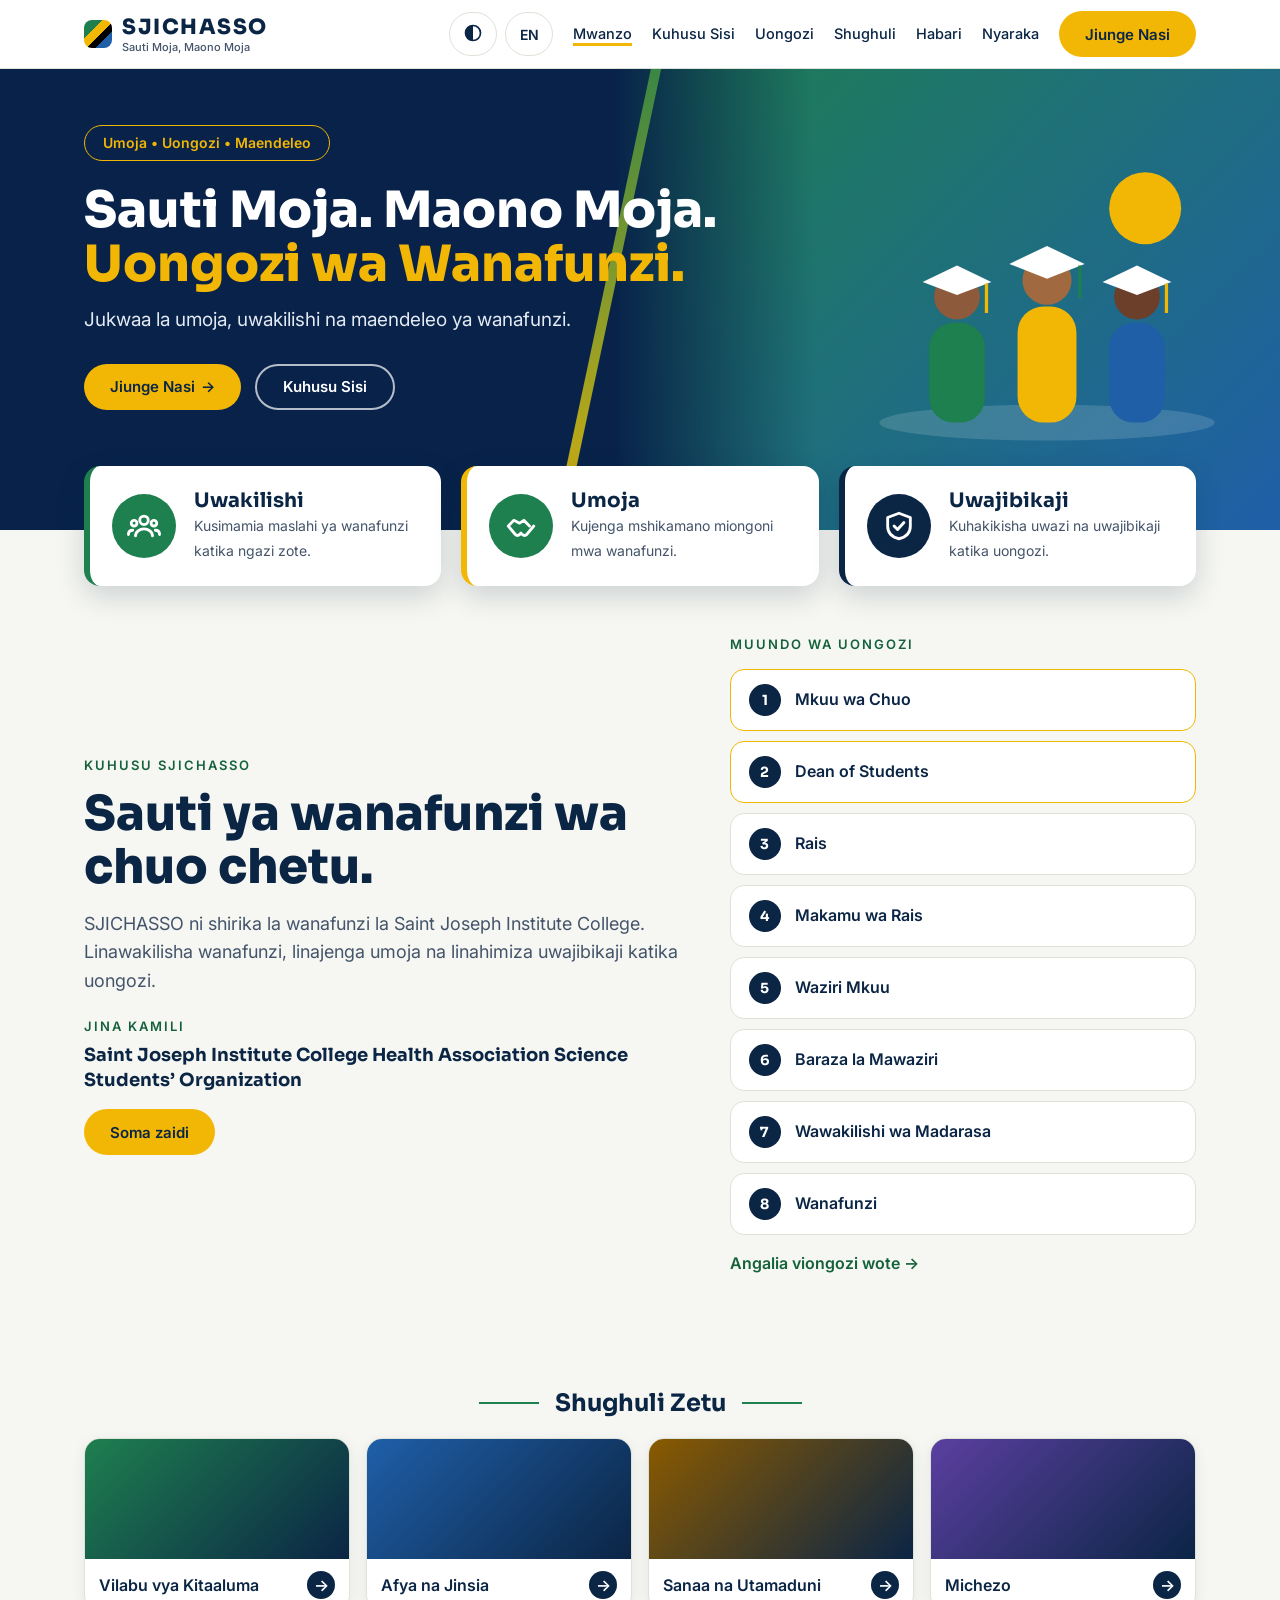
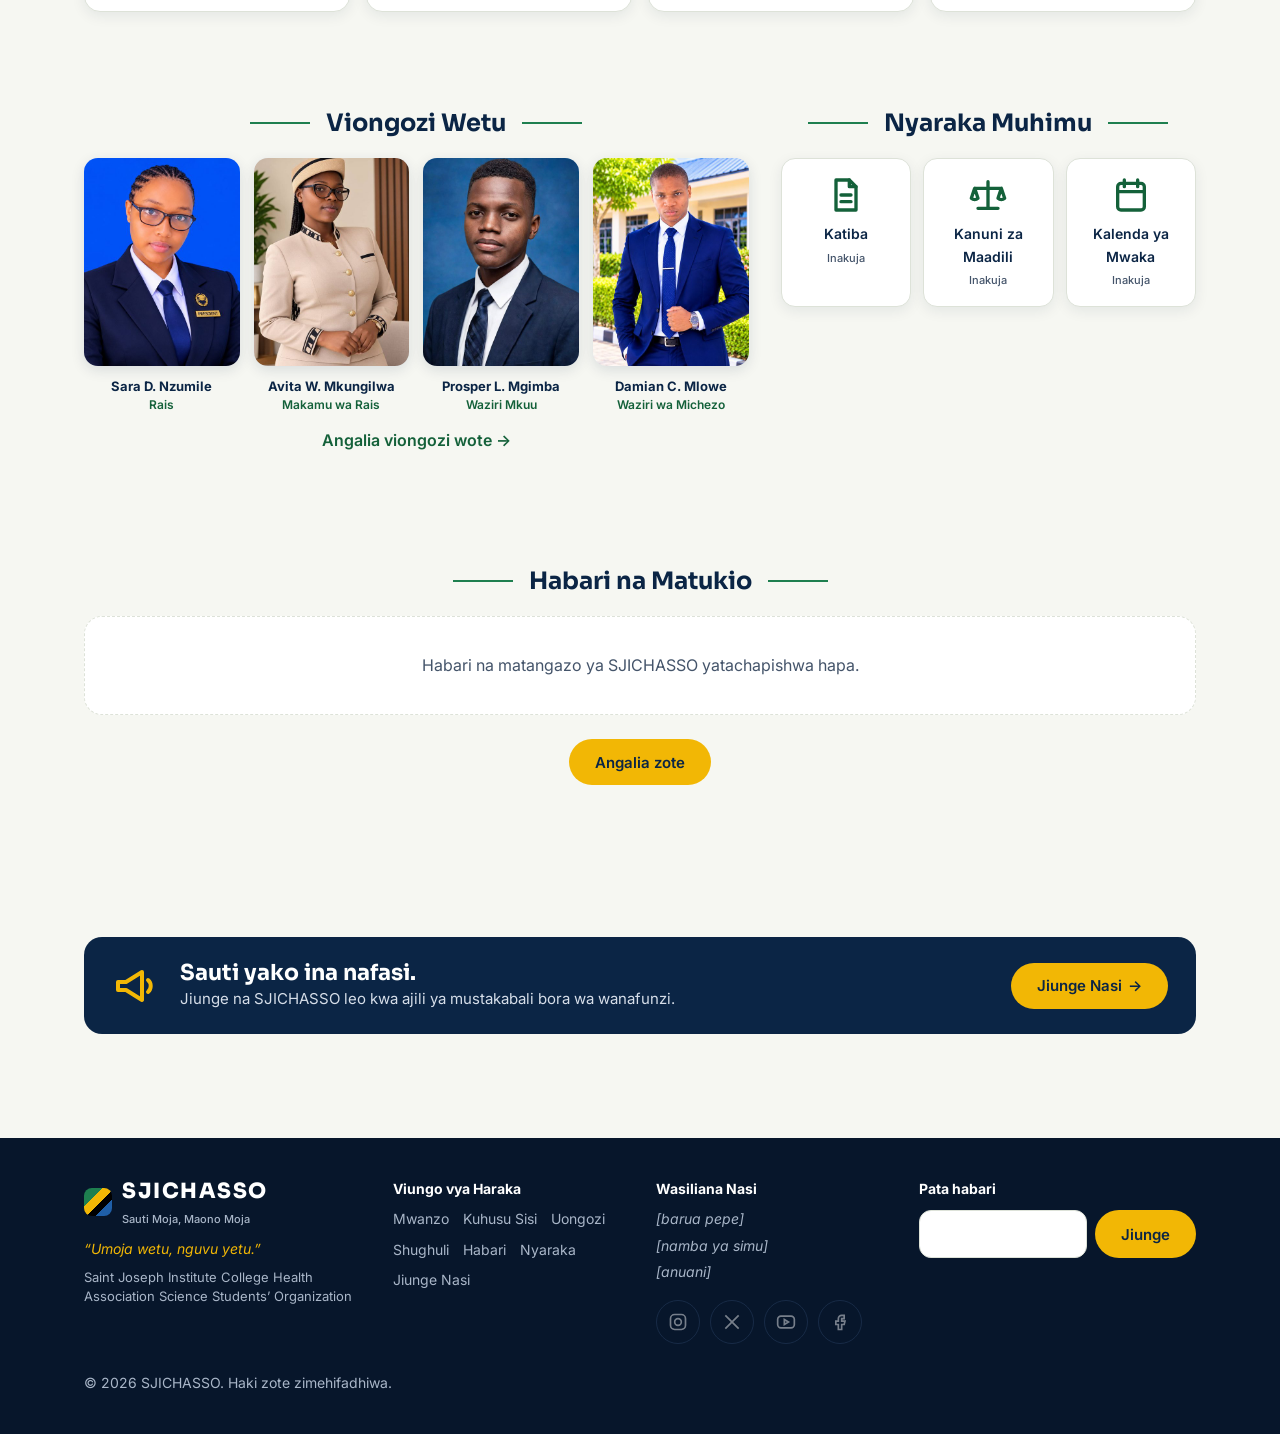
<file: index.html>
<!doctype html>
<html lang="sw">
<head>
<meta charset="utf-8">
<meta name="viewport" content="width=device-width, initial-scale=1, viewport-fit=cover">
<title data-en="SJICHASSO – One Voice, One Vision">SJICHASSO – Sauti Moja, Maono Moja</title>
<meta name="description" content="SJICHASSO ni shirika la wanafunzi la Saint Joseph Institute College: sauti moja, maono moja, uongozi wa wanafunzi.">
<meta name="theme-color" content="#0B2545">
<link rel="canonical" href="https://pros0675.github.io/sjichosso.ikelu/index.html">
<meta property="og:type" content="website">
<meta property="og:site_name" content="SJICHASSO">
<meta property="og:title" content="SJICHASSO – Sauti Moja, Maono Moja">
<meta property="og:description" content="SJICHASSO ni shirika la wanafunzi la Saint Joseph Institute College: sauti moja, maono moja, uongozi wa wanafunzi.">
<meta property="og:url" content="https://pros0675.github.io/sjichosso.ikelu/index.html">
<meta name="twitter:card" content="summary">
<link rel="icon" href="data:image/svg+xml,&lt;svg xmlns=%22http://www.w3.org/2000/svg%22 viewBox=%220 0 100 100%22&gt;&lt;text y=%22.9em%22 font-size=%2290%22&gt;🇹🇿&lt;/text&gt;&lt;/svg&gt;">
<link rel="preconnect" href="https://fonts.googleapis.com">
<link rel="preconnect" href="https://fonts.gstatic.com" crossorigin>
<link href="https://fonts.googleapis.com/css2?family=Sora:wght@500;700;800&family=Inter:wght@400;500;600&display=swap" rel="stylesheet">
<link rel="stylesheet" href="style.css?v=5">
<script type="application/ld+json">{"@context":"https://schema.org","@type":"Organization","name":"SJICHASSO","alternateName":"Saint Joseph Institute College Health Association Science Students’ Organization","url":"https://pros0675.github.io/sjichosso.ikelu/","slogan":"Sauti Moja. Maono Moja. Uongozi wa Wanafunzi."}</script>
</head>
<body>
<main id="main" tabindex="-1">

<div class="hero2">
  <div class="hp" data-img="hero" data-alt="Wanafunzi wa Saint Joseph Institute College">
    <svg viewBox='0 0 440 360' aria-hidden='true'>
      <circle cx='340' cy='70' r='44' fill='#F2B705'/>
      <ellipse cx='220' cy='332' rx='205' ry='22' fill='rgba(255,255,255,.14)'/>
      <rect x='76' y='210' width='68' height='122' rx='30' fill='#1E7F4F'/>
      <circle cx='110' cy='178' r='28' fill='#8D5A3B'/>
      <polygon points='68,160 110,140 152,160 110,176' fill='#fff'/>
      <line x1='146' y1='162' x2='146' y2='198' stroke='#F2B705' stroke-width='4'/>
      <rect x='184' y='190' width='72' height='142' rx='32' fill='#F2B705'/>
      <circle cx='220' cy='158' r='30' fill='#A0693F'/>
      <polygon points='174,138 220,116 266,138 220,156' fill='#fff'/>
      <line x1='260' y1='140' x2='260' y2='180' stroke='#1E7F4F' stroke-width='4'/>
      <rect x='296' y='210' width='68' height='122' rx='30' fill='#1F5FA8'/>
      <circle cx='330' cy='178' r='28' fill='#6B3F2A'/>
      <polygon points='288,160 330,140 372,160 330,176' fill='#fff'/>
      <line x1='366' y1='162' x2='366' y2='198' stroke='#F2B705' stroke-width='4'/>
    </svg>
  </div>
  <div class="wrap">
    <div class="hl">
      <span class="pill">Umoja • Uongozi • Maendeleo</span>
      <h1>Sauti Moja. Maono Moja. <span>Uongozi wa Wanafunzi.</span></h1>
      <p>Jukwaa la umoja, uwakilishi na maendeleo ya wanafunzi.</p>
      <div class="cta">
        <a class="btn gold" href="jiunge.html">Jiunge Nasi <span aria-hidden="true">→</span></a>
        <a class="btn ghost" href="kuhusu.html">Kuhusu Sisi</a>
      </div>
    </div>
  </div>
</div>

<div class="wrap">
  <div class="vc">
    <div class="v r" style="--c:#1E7F4F;--i:#1E7F4F">
      <div class="ic">
        <svg viewBox="0 0 24 24" aria-hidden="true"><circle cx="12" cy="8" r="3"/><circle cx="5" cy="10" r="2"/><circle cx="19" cy="10" r="2"/><path d="M6 19c0-3 3-5 6-5s6 2 6 5M1 18c0-2 1-3 3-3M23 18c0-2-1-3-3-3"/></svg>
      </div>
      <div>
        <b>Uwakilishi</b>
        <span>Kusimamia maslahi ya wanafunzi katika ngazi zote.</span>
      </div>
    </div>
    <div class="v r" style="--c:#F2B705;--i:#1E7F4F">
      <div class="ic">
        <svg viewBox="0 0 24 24" aria-hidden="true"><path d="M3 12l4-4 4 2 3-2 4 4M3 12l5 6a2 2 0 0 0 3 0l1-1M21 12l-5 6a2 2 0 0 1-3 0"/></svg>
      </div>
      <div>
        <b>Umoja</b>
        <span>Kujenga mshikamano miongoni mwa wanafunzi.</span>
      </div>
    </div>
    <div class="v r" style="--c:#0B2545;--i:#0B2545">
      <div class="ic">
        <svg viewBox="0 0 24 24" aria-hidden="true"><path d="M12 3l8 3v6c0 5-3.5 8-8 9-4.5-1-8-4-8-9V6z"/><path d="M8.5 12l2.5 2.5 4.5-5"/></svg>
      </div>
      <div>
        <b>Uwajibikaji</b>
        <span>Kuhakikisha uwazi na uwajibikaji katika uongozi.</span>
      </div>
    </div>
  </div>
</div>

<section class="s2">
  <div class="wrap">
    <div class="ab">
      <div>
        <div class="eyebrow r">Kuhusu SJICHASSO</div>
        <h2 class="r">Sauti ya wanafunzi wa chuo chetu.</h2>
        <p class="lead r">SJICHASSO ni shirika la wanafunzi la Saint Joseph Institute College. Linawakilisha wanafunzi, linajenga umoja na linahimiza uwajibikaji katika uongozi.</p>
        <div class="eyebrow r" style="margin-top:20px">Jina kamili</div>
        <p class="fn r" data-org-full></p>
        <p class="r"><a class="btn gold" href="kuhusu.html">Soma zaidi</a></p>
      </div>
      <div class="r">
        <div class="eyebrow">Muundo wa uongozi</div>
        <ol class="tiers">
          <li>Mkuu wa Chuo</li>
          <li>Dean of Students</li>
          <li>Rais</li>
          <li>Makamu wa Rais</li>
          <li>Waziri Mkuu</li>
          <li>Baraza la Mawaziri</li>
          <li>Wawakilishi wa Madarasa</li>
          <li>Wanafunzi</li>
        </ol>
        <p class="more2"><a href="uongozi.html">Angalia viongozi wote →</a></p>
      </div>
    </div>
  </div>
</section>

<section class="s2">
  <div class="wrap">
    <div class="st r">Shughuli Zetu</div>
    <div class="ag">
      <a class="ac r" href="shughuli.html">
        <div class="ap" data-img="vilabu" data-alt="Wanafunzi katika kilabu cha kitaaluma" style="--g:#1E7F4F"></div>
        <div class="al">Vilabu vya Kitaaluma<i class="ar" aria-hidden="true">→</i></div>
      </a>
      <a class="ac r" href="shughuli.html">
        <div class="ap" data-img="afya" data-alt="Shughuli za afya na jinsia" style="--g:#1F5FA8"></div>
        <div class="al">Afya na Jinsia<i class="ar" aria-hidden="true">→</i></div>
      </a>
      <a class="ac r" href="shughuli.html">
        <div class="ap" data-img="sanaa" data-alt="Wanafunzi wakionyesha sanaa na utamaduni" style="--g:#8A5A00"></div>
        <div class="al">Sanaa na Utamaduni<i class="ar" aria-hidden="true">→</i></div>
      </a>
      <a class="ac r" href="shughuli.html">
        <div class="ap" data-img="michezo" data-alt="Wanafunzi wakishiriki michezo" style="--g:#5B3FA0"></div>
        <div class="al">Michezo<i class="ar" aria-hidden="true">→</i></div>
      </a>
    </div>
  </div>
</section>

<section class="s2">
  <div class="wrap">
    <div class="two2">
      <div>
        <div class="st r">Viongozi Wetu</div>
        <div class="lg3">
          <div class="pc r">
            <div class="lp">
              <svg viewBox="0 0 100 130" aria-hidden="true"><circle cx="50" cy="48" r="20"/><path d="M12 130c0-30 18-46 38-46s38 16 38 46z"/></svg>
              <img src="sara-nzumile.jpg" alt="Sara D. Nzumile – Rais" width="480" height="640" loading="lazy" decoding="async">
            </div>
            <b class="nm">Sara D. Nzumile</b>
            <span class="rl">Rais</span>
          </div>
          <div class="pc r">
            <div class="lp">
              <svg viewBox="0 0 100 130" aria-hidden="true"><circle cx="50" cy="48" r="20"/><path d="M12 130c0-30 18-46 38-46s38 16 38 46z"/></svg>
              <img src="avita-mkungilwa.jpg" alt="Avita W. Mkungilwa – Makamu wa Rais" width="480" height="640" loading="lazy" decoding="async">
            </div>
            <b class="nm">Avita W. Mkungilwa</b>
            <span class="rl">Makamu wa Rais</span>
          </div>
          <div class="pc r">
            <div class="lp">
              <svg viewBox="0 0 100 130" aria-hidden="true"><circle cx="50" cy="48" r="20"/><path d="M12 130c0-30 18-46 38-46s38 16 38 46z"/></svg>
              <img src="prosper-mgimba.jpg" alt="Prosper L. Mgimba – Waziri Mkuu" width="480" height="640" loading="lazy" decoding="async">
            </div>
            <b class="nm">Prosper L. Mgimba</b>
            <span class="rl">Waziri Mkuu</span>
          </div>
          <div class="pc r">
            <div class="lp">
              <svg viewBox="0 0 100 130" aria-hidden="true"><circle cx="50" cy="48" r="20"/><path d="M12 130c0-30 18-46 38-46s38 16 38 46z"/></svg>
              <img src="damian-mlowe.jpg" alt="Damian C. Mlowe – Waziri wa Michezo" width="480" height="640" loading="lazy" decoding="async">
            </div>
            <b class="nm">Damian C. Mlowe</b>
            <span class="rl">Waziri wa Michezo</span>
          </div>
        </div>
        <p class="more2" style="text-align:center"><a href="uongozi.html">Angalia viongozi wote →</a></p>
      </div>
      <div>
        <div class="st r">Nyaraka Muhimu</div>
        <div class="dg">
          <a class="dc r" href="nyaraka.html" data-doc="katiba">
            <svg viewBox="0 0 24 24" aria-hidden="true"><path d="M6 3h8l4 4v14H6z"/><path d="M14 3v4h4M9 12h6M9 16h6"/></svg>
            Katiba<small>Inakuja</small>
          </a>
          <a class="dc r" href="nyaraka.html" data-doc="kanuni">
            <svg viewBox="0 0 24 24" aria-hidden="true"><path d="M12 4v16M6 20h12M4 8h16M4 8l-2 6a3 3 0 0 0 4 0zM20 8l-2 6a3 3 0 0 0 4 0z"/></svg>
            Kanuni za Maadili<small>Inakuja</small>
          </a>
          <a class="dc r" href="nyaraka.html" data-doc="kalenda">
            <svg viewBox="0 0 24 24" aria-hidden="true"><rect x="4" y="5" width="16" height="16" rx="2"/><path d="M4 10h16M8 3v4M16 3v4"/></svg>
            Kalenda ya Mwaka<small>Inakuja</small>
          </a>
        </div>
      </div>
    </div>
  </div>
</section>

<section class="s2">
  <div class="wrap">
    <div class="st r">Habari na Matukio</div>
    <div class="ng" data-news="3">
      <div class="empty">Habari na matangazo ya SJICHASSO yatachapishwa hapa.</div>
    </div>
    <p style="text-align:center;margin-top:24px">
      <a class="btn gold" href="habari.html">Angalia zote</a>
    </p>
  </div>
</section>

<section class="s2">
  <div class="wrap">
    <div class="cb r">
      <svg viewBox="0 0 24 24" aria-hidden="true"><path d="M3 10v4h4l8 5V5L7 10zM18 9a4 4 0 0 1 0 6"/></svg>
      <div>
        <b>Sauti yako ina nafasi.</b>
        <span>Jiunge na SJICHASSO leo kwa ajili ya mustakabali bora wa wanafunzi.</span>
      </div>
      <a class="btn gold" href="jiunge.html">Jiunge Nasi <span aria-hidden="true">→</span></a>
    </div>
  </div>
</section>

</main>
<script src="config.js?v=5"></script>
<script src="app.js?v=5"></script>
</body>
</html>
</file>
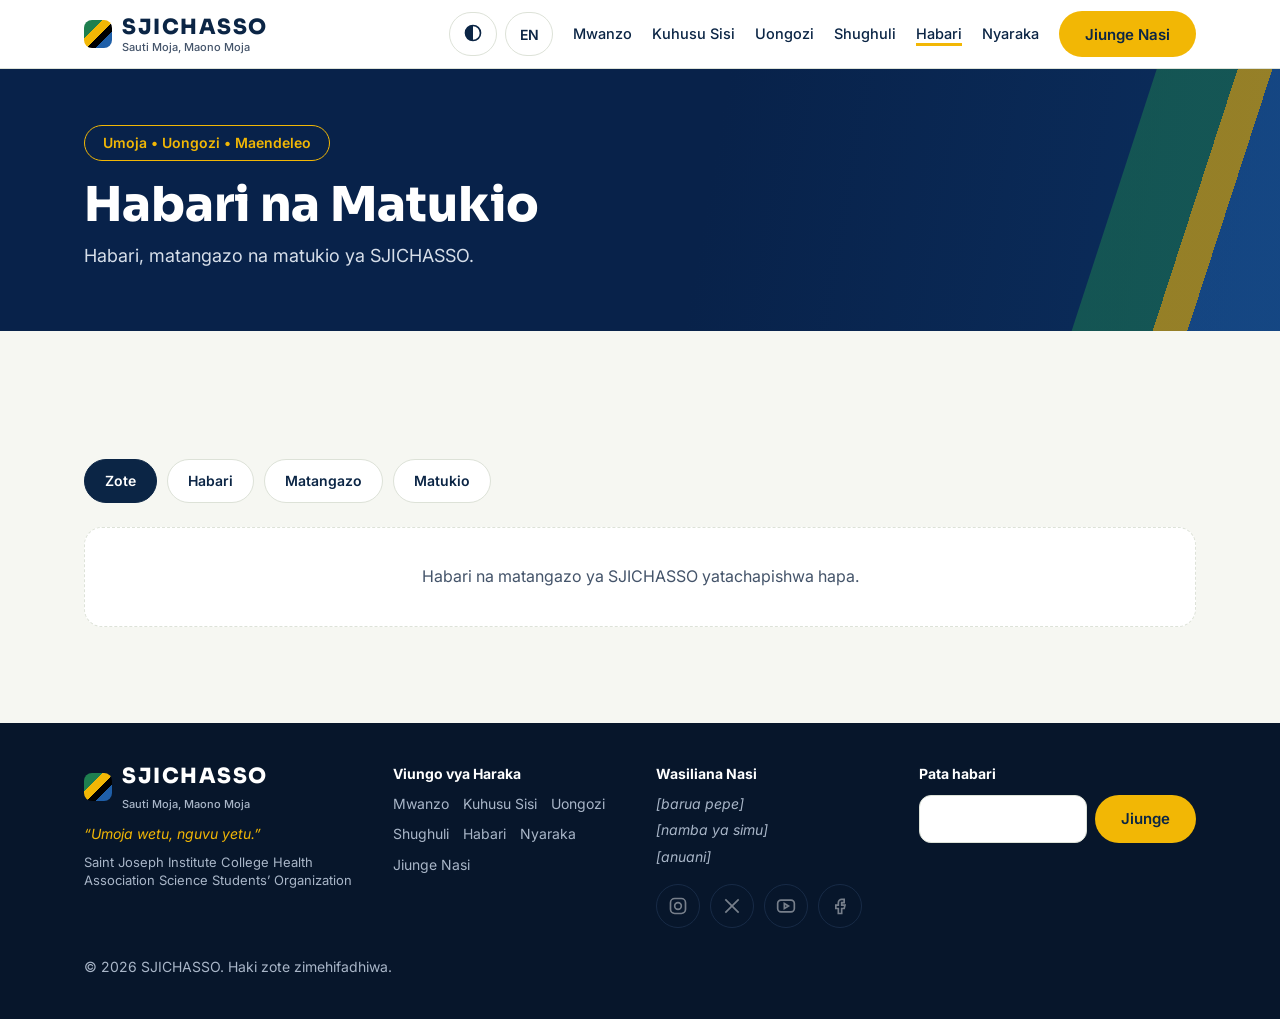
<file: habari.html>
<!doctype html>
<html lang="sw">
<head>
<meta charset="utf-8">
<meta name="viewport" content="width=device-width, initial-scale=1, viewport-fit=cover">
<title data-en="News and Events – SJICHASSO">Habari na Matukio – SJICHASSO</title>
<meta name="description" content="Habari, matangazo na matukio ya SJICHASSO.">
<meta name="theme-color" content="#0B2545">
<link rel="canonical" href="https://pros0675.github.io/sjichosso.ikelu/habari.html">
<meta property="og:type" content="website">
<meta property="og:site_name" content="SJICHASSO">
<meta property="og:title" content="Habari na Matukio – SJICHASSO">
<meta property="og:description" content="Habari, matangazo na matukio ya SJICHASSO.">
<meta property="og:url" content="https://pros0675.github.io/sjichosso.ikelu/habari.html">
<meta name="twitter:card" content="summary">
<link rel="icon" href="data:image/svg+xml,&lt;svg xmlns=%22http://www.w3.org/2000/svg%22 viewBox=%220 0 100 100%22&gt;&lt;text y=%22.9em%22 font-size=%2290%22&gt;🇹🇿&lt;/text&gt;&lt;/svg&gt;">
<link rel="preconnect" href="https://fonts.googleapis.com">
<link rel="preconnect" href="https://fonts.gstatic.com" crossorigin>
<link href="https://fonts.googleapis.com/css2?family=Sora:wght@500;700;800&family=Inter:wght@400;500;600&display=swap" rel="stylesheet">
<link rel="stylesheet" href="style.css?v=5">
</head>
<body>
<main id="main" tabindex="-1">
<div class="pb"><div class="wrap"><span class="pill">Umoja • Uongozi • Maendeleo</span><h1>Habari na Matukio</h1><p>Habari, matangazo na matukio ya SJICHASSO.</p></div></div><section><div class="wrap"><div class="chips"><button class="fc" aria-selected="true" data-f="all">Zote</button><button class="fc" aria-selected="false" data-f="habari">Habari</button><button class="fc" aria-selected="false" data-f="tangazo">Matangazo</button><button class="fc" aria-selected="false" data-f="tukio">Matukio</button></div><div class="ng" data-news="0" style="margin-top:24px"><div class="empty">Habari na matangazo ya SJICHASSO yatachapishwa hapa.</div></div></div></section>
</main>
<script src="config.js?v=5"></script>
<script src="app.js?v=5"></script>
</body>
</html>
</file>
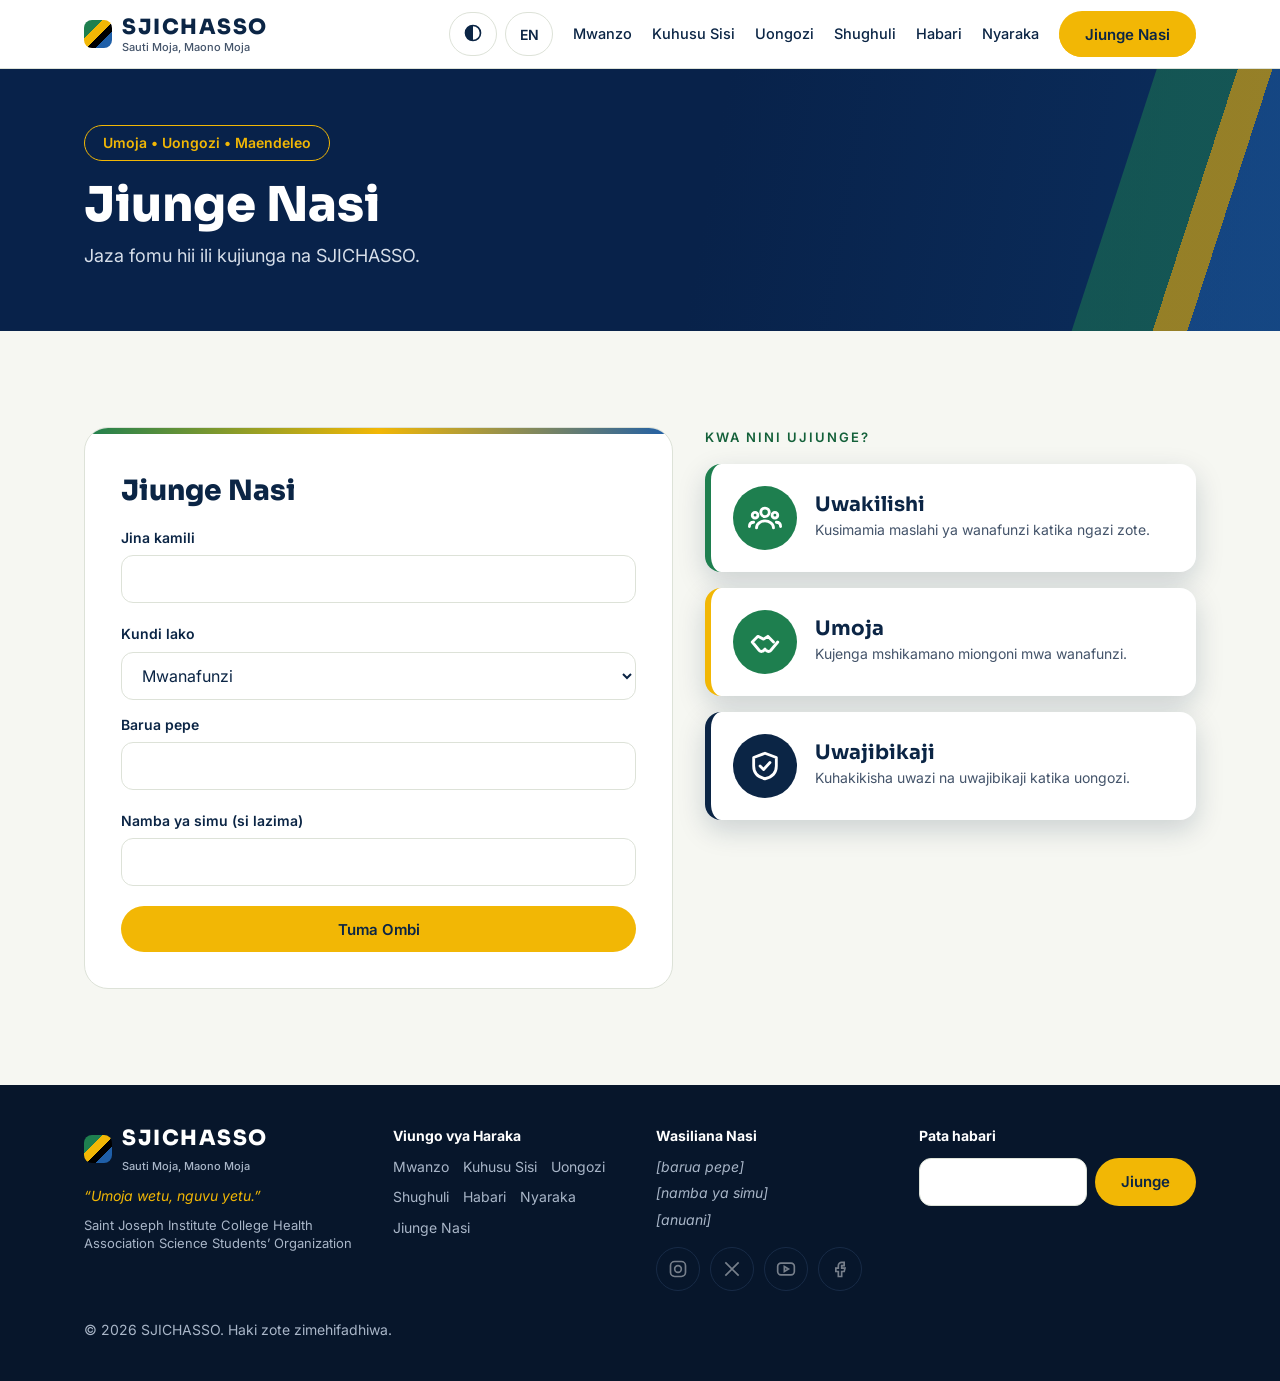
<file: jiunge.html>
<!doctype html>
<html lang="sw">
<head>
<meta charset="utf-8">
<meta name="viewport" content="width=device-width, initial-scale=1, viewport-fit=cover">
<title data-en="Join Us – SJICHASSO">Jiunge Nasi – SJICHASSO</title>
<meta name="description" content="Jiunge na SJICHASSO, shirika la wanafunzi la Saint Joseph Institute College.">
<meta name="theme-color" content="#0B2545">
<link rel="canonical" href="https://pros0675.github.io/sjichosso.ikelu/jiunge.html">
<meta property="og:type" content="website">
<meta property="og:site_name" content="SJICHASSO">
<meta property="og:title" content="Jiunge Nasi – SJICHASSO">
<meta property="og:description" content="Jiunge na SJICHASSO, shirika la wanafunzi la Saint Joseph Institute College.">
<meta property="og:url" content="https://pros0675.github.io/sjichosso.ikelu/jiunge.html">
<meta name="twitter:card" content="summary">
<link rel="icon" href="data:image/svg+xml,&lt;svg xmlns=%22http://www.w3.org/2000/svg%22 viewBox=%220 0 100 100%22&gt;&lt;text y=%22.9em%22 font-size=%2290%22&gt;🇹🇿&lt;/text&gt;&lt;/svg&gt;">
<link rel="preconnect" href="https://fonts.googleapis.com">
<link rel="preconnect" href="https://fonts.gstatic.com" crossorigin>
<link href="https://fonts.googleapis.com/css2?family=Sora:wght@500;700;800&family=Inter:wght@400;500;600&display=swap" rel="stylesheet">
<link rel="stylesheet" href="style.css?v=5">
</head>
<body>
<main id="main" tabindex="-1">
<div class="pb"><div class="wrap"><span class="pill">Umoja • Uongozi • Maendeleo</span><h1>Jiunge Nasi</h1><p>Jaza fomu hii ili kujiunga na SJICHASSO.</p></div></div><section><div class="wrap"><div class="jg"><div class="card r"><h2 style="font-size:28px">Jiunge Nasi</h2><form id="f" novalidate class="jf"><div class="fl"><label for="n">Jina kamili</label><input id="n" autocomplete="name" required maxlength="100" aria-describedby="n-e"><small class="fe" id="n-e" role="alert"></small></div><div class="fl"><label for="k">Kundi lako</label><select id="k"><option>Mwanafunzi</option><option>Kiongozi wa wanafunzi</option><option>Mwalimu / Mhadhiri</option></select></div><div class="fl"><label for="e">Barua pepe</label><input id="e" type="email" autocomplete="email" required maxlength="200" aria-describedby="e-e"><small class="fe" id="e-e" role="alert"></small></div><div class="fl"><label for="p">Namba ya simu (si lazima)</label><input id="p" type="tel" autocomplete="tel" maxlength="30" aria-describedby="p-e"><small class="fe" id="p-e" role="alert"></small></div><div class="hpw" aria-hidden="true"><label>Website<input id="hp" tabindex="-1" autocomplete="off"></label></div><button class="btn gold" type="submit">Tuma Ombi</button><div id="ok" role="status"></div><div id="oe" role="alert" style="display:none;padding:18px;border-radius:14px;background:#B3261E;color:#fff;font-weight:600">Imeshindwa kutuma. Jaribu tena.</div></form></div><div class="r"><div class="eyebrow">Kwa nini ujiunge?</div><div class="vl"><div class="v r" style="--c:#1E7F4F;--i:#1E7F4F"><div class="ic"><svg viewBox="0 0 24 24" aria-hidden="true"><circle cx="12" cy="8" r="3"/><circle cx="5" cy="10" r="2"/><circle cx="19" cy="10" r="2"/><path d="M6 19c0-3 3-5 6-5s6 2 6 5M1 18c0-2 1-3 3-3M23 18c0-2-1-3-3-3"/></svg></div><div><b>Uwakilishi</b><span>Kusimamia maslahi ya wanafunzi katika ngazi zote.</span></div></div><div class="v r" style="--c:#F2B705;--i:#1E7F4F"><div class="ic"><svg viewBox="0 0 24 24" aria-hidden="true"><path d="M3 12l4-4 4 2 3-2 4 4M3 12l5 6a2 2 0 0 0 3 0l1-1M21 12l-5 6a2 2 0 0 1-3 0"/></svg></div><div><b>Umoja</b><span>Kujenga mshikamano miongoni mwa wanafunzi.</span></div></div><div class="v r" style="--c:#0B2545;--i:#0B2545"><div class="ic"><svg viewBox="0 0 24 24" aria-hidden="true"><path d="M12 3l8 3v6c0 5-3.5 8-8 9-4.5-1-8-4-8-9V6z"/><path d="M8.5 12l2.5 2.5 4.5-5"/></svg></div><div><b>Uwajibikaji</b><span>Kuhakikisha uwazi na uwajibikaji katika uongozi.</span></div></div></div></div></div></div></section>
</main>
<script src="config.js?v=5"></script>
<script src="app.js?v=5"></script>
</body>
</html>
</file>
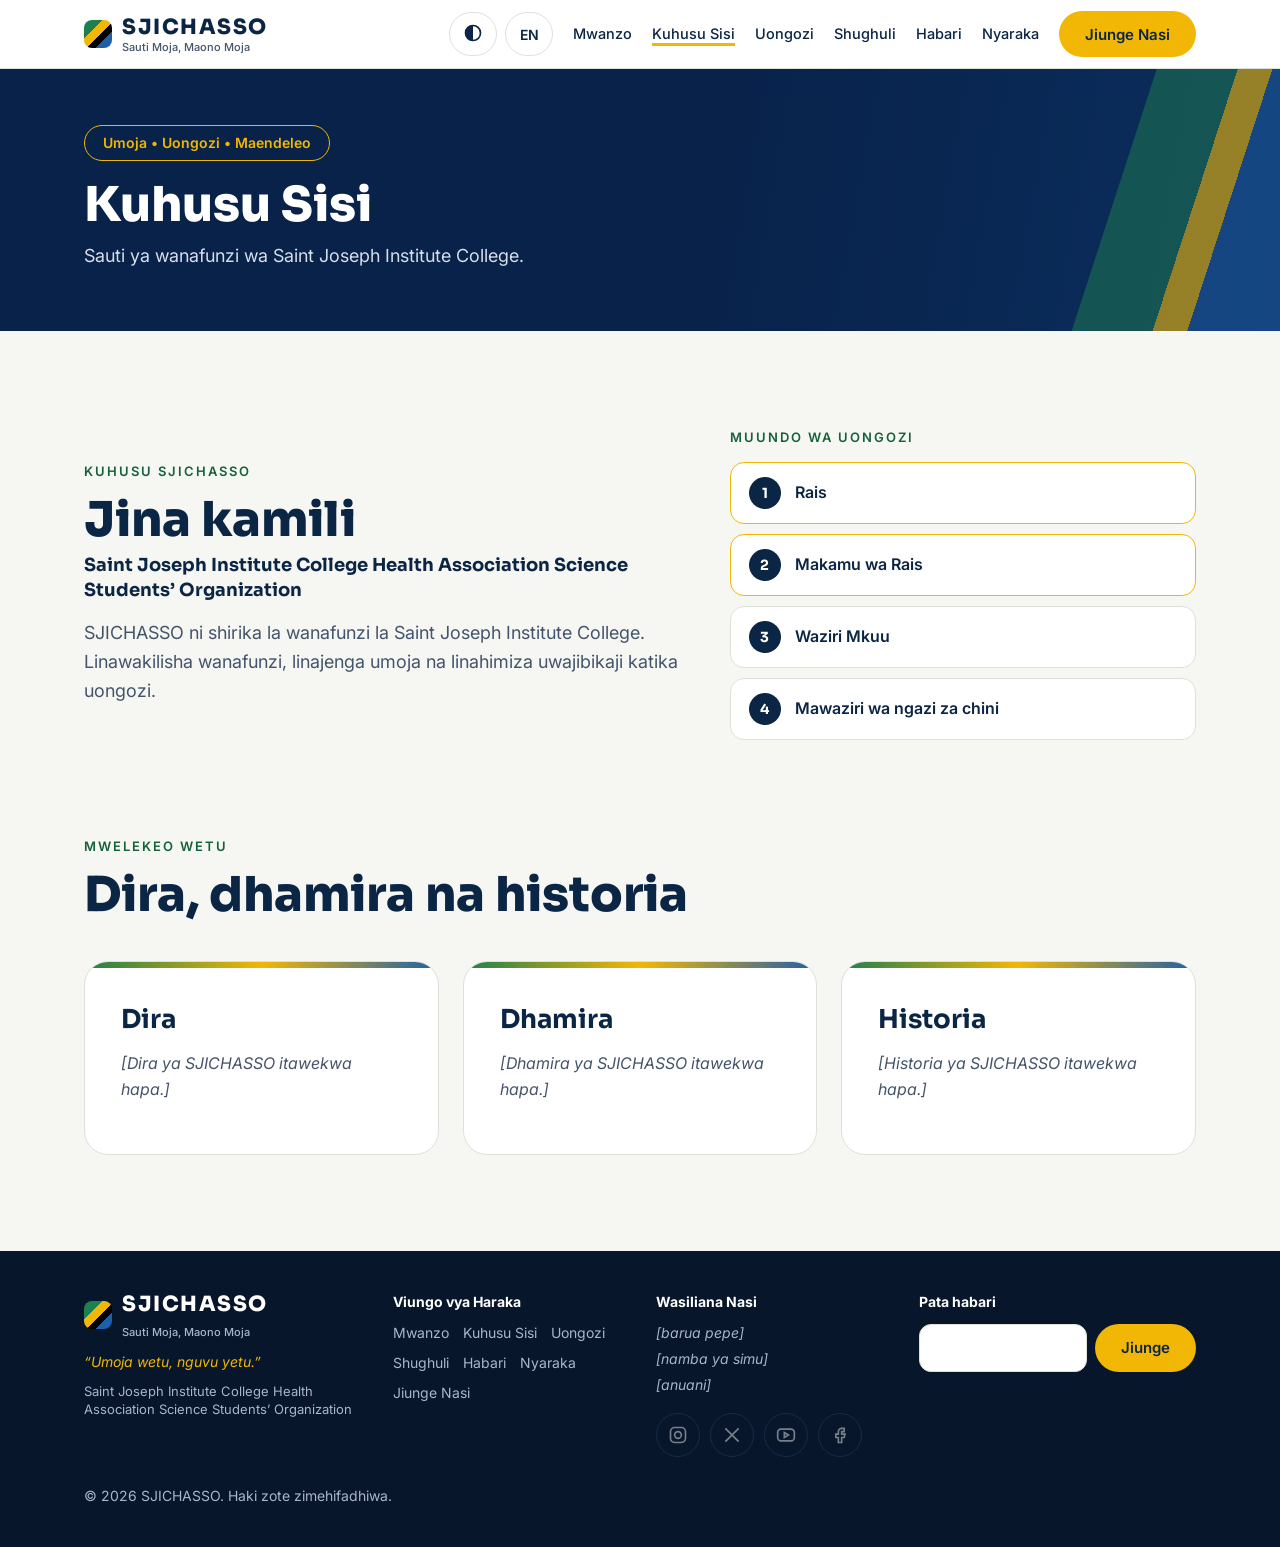
<file: kuhusu.html>
<!doctype html>
<html lang="sw">
<head>
<meta charset="utf-8">
<meta name="viewport" content="width=device-width, initial-scale=1, viewport-fit=cover">
<title data-en="About Us – SJICHASSO">Kuhusu Sisi – SJICHASSO</title>
<meta name="description" content="Fahamu SJICHASSO, shirika la wanafunzi la Saint Joseph Institute College: jina kamili, muundo wa uongozi, dira na dhamira.">
<meta name="theme-color" content="#0B2545">
<link rel="canonical" href="https://pros0675.github.io/sjichosso.ikelu/kuhusu.html">
<meta property="og:type" content="website">
<meta property="og:site_name" content="SJICHASSO">
<meta property="og:title" content="Kuhusu Sisi – SJICHASSO">
<meta property="og:description" content="Fahamu SJICHASSO, shirika la wanafunzi la Saint Joseph Institute College: jina kamili, muundo wa uongozi, dira na dhamira.">
<meta property="og:url" content="https://pros0675.github.io/sjichosso.ikelu/kuhusu.html">
<meta name="twitter:card" content="summary">
<link rel="icon" href="data:image/svg+xml,&lt;svg xmlns=%22http://www.w3.org/2000/svg%22 viewBox=%220 0 100 100%22&gt;&lt;text y=%22.9em%22 font-size=%2290%22&gt;🇹🇿&lt;/text&gt;&lt;/svg&gt;">
<link rel="preconnect" href="https://fonts.googleapis.com">
<link rel="preconnect" href="https://fonts.gstatic.com" crossorigin>
<link href="https://fonts.googleapis.com/css2?family=Sora:wght@500;700;800&family=Inter:wght@400;500;600&display=swap" rel="stylesheet">
<link rel="stylesheet" href="style.css?v=5">
</head>
<body>
<main id="main" tabindex="-1">
<div class="pb"><div class="wrap"><span class="pill">Umoja • Uongozi • Maendeleo</span><h1>Kuhusu Sisi</h1><p>Sauti ya wanafunzi wa Saint Joseph Institute College.</p></div></div><section><div class="wrap"><div class="ab"><div><div class="eyebrow r">Kuhusu SJICHASSO</div><h2 class="r">Jina kamili</h2><p class="fn r" data-org-full></p><p class="lead r">SJICHASSO ni shirika la wanafunzi la Saint Joseph Institute College. Linawakilisha wanafunzi, linajenga umoja na linahimiza uwajibikaji katika uongozi.</p></div><div class="r"><div class="eyebrow">Muundo wa uongozi</div><ol class="tiers"><li>Rais</li><li>Makamu wa Rais</li><li>Waziri Mkuu</li><li>Mawaziri wa ngazi za chini</li></ol></div></div></div></section>
<section style="padding-top:0"><div class="wrap"><div class="eyebrow r">Mwelekeo wetu</div><h2 class="r">Dira, dhamira na historia</h2><div class="g3"><div class="card r"><h3>Dira</h3><p class="pl">[Dira ya SJICHASSO itawekwa hapa.]</p></div><div class="card r"><h3>Dhamira</h3><p class="pl">[Dhamira ya SJICHASSO itawekwa hapa.]</p></div><div class="card r"><h3>Historia</h3><p class="pl">[Historia ya SJICHASSO itawekwa hapa.]</p></div></div></div></section>
</main>
<script src="config.js?v=5"></script>
<script src="app.js?v=5"></script>
</body>
</html>
</file>
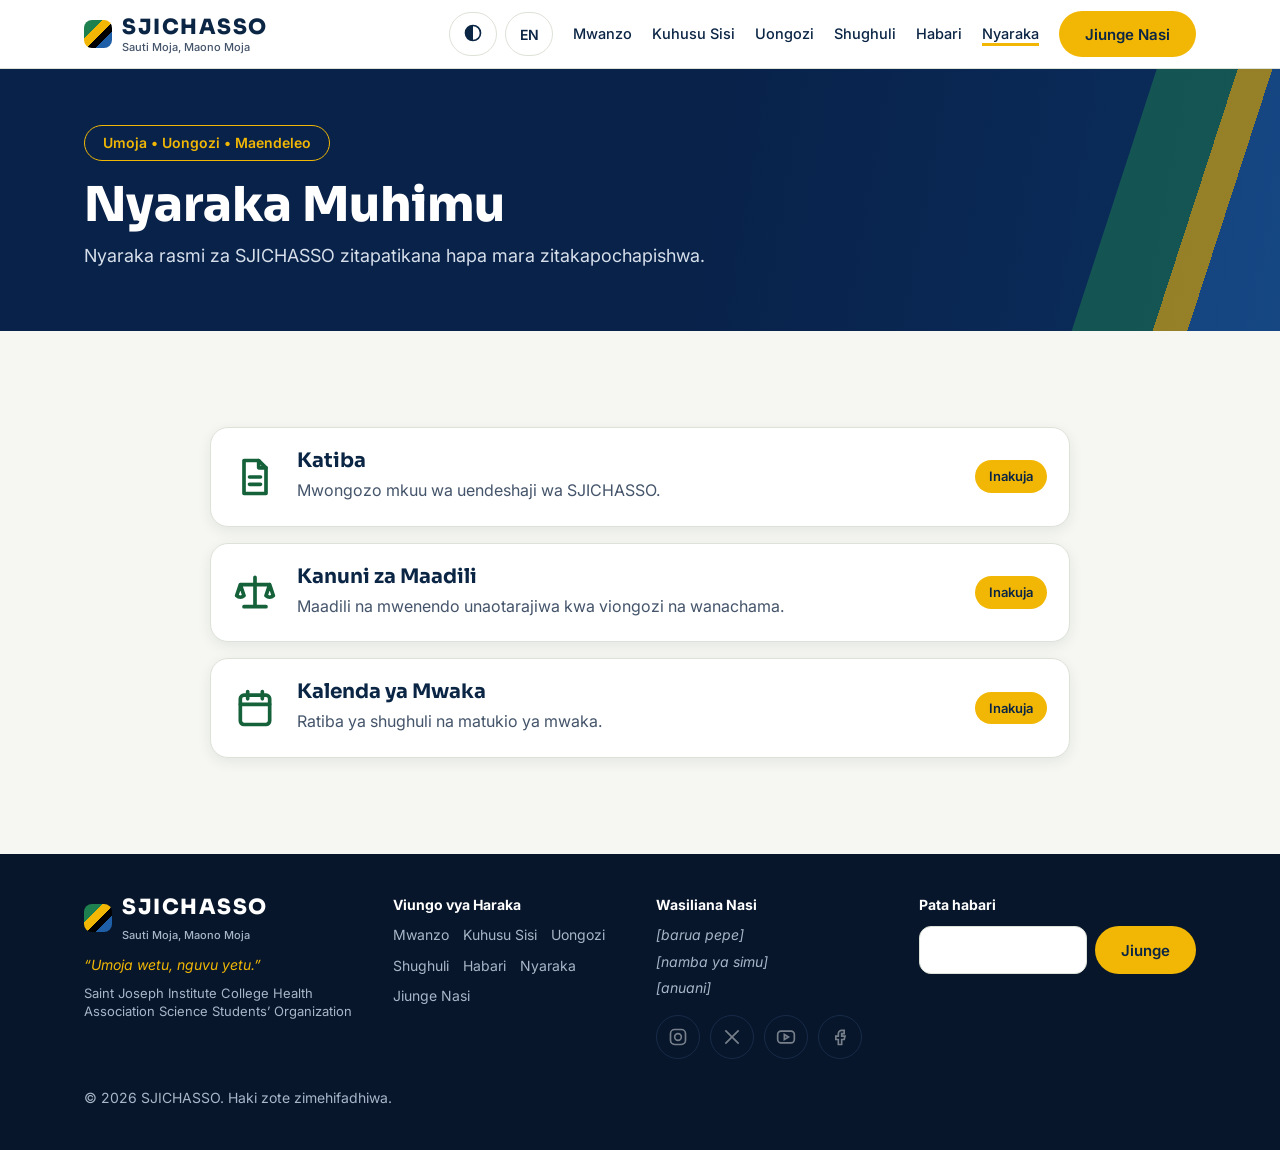
<file: nyaraka.html>
<!doctype html>
<html lang="sw">
<head>
<meta charset="utf-8">
<meta name="viewport" content="width=device-width, initial-scale=1, viewport-fit=cover">
<title data-en="Key Documents – SJICHASSO">Nyaraka Muhimu – SJICHASSO</title>
<meta name="description" content="Pata nyaraka rasmi za SJICHASSO: katiba, kanuni za maadili na kalenda ya mwaka.">
<meta name="theme-color" content="#0B2545">
<link rel="canonical" href="https://pros0675.github.io/sjichosso.ikelu/nyaraka.html">
<meta property="og:type" content="website">
<meta property="og:site_name" content="SJICHASSO">
<meta property="og:title" content="Nyaraka Muhimu – SJICHASSO">
<meta property="og:description" content="Pata nyaraka rasmi za SJICHASSO: katiba, kanuni za maadili na kalenda ya mwaka.">
<meta property="og:url" content="https://pros0675.github.io/sjichosso.ikelu/nyaraka.html">
<meta name="twitter:card" content="summary">
<link rel="icon" href="data:image/svg+xml,&lt;svg xmlns=%22http://www.w3.org/2000/svg%22 viewBox=%220 0 100 100%22&gt;&lt;text y=%22.9em%22 font-size=%2290%22&gt;🇹🇿&lt;/text&gt;&lt;/svg&gt;">
<link rel="preconnect" href="https://fonts.googleapis.com">
<link rel="preconnect" href="https://fonts.gstatic.com" crossorigin>
<link href="https://fonts.googleapis.com/css2?family=Sora:wght@500;700;800&family=Inter:wght@400;500;600&display=swap" rel="stylesheet">
<link rel="stylesheet" href="style.css?v=5">
</head>
<body>
<main id="main" tabindex="-1">
<div class="pb"><div class="wrap"><span class="pill">Umoja • Uongozi • Maendeleo</span><h1>Nyaraka Muhimu</h1><p>Nyaraka rasmi za SJICHASSO zitapatikana hapa mara zitakapochapishwa.</p></div></div><section><div class="wrap"><div class="dl2"><div class="dc2 r" data-doc="katiba"><svg viewBox="0 0 24 24" aria-hidden="true"><path d="M6 3h8l4 4v14H6z"/><path d="M14 3v4h4M9 12h6M9 16h6"/></svg><div class="db"><h3>Katiba</h3><p>Mwongozo mkuu wa uendeshaji wa SJICHASSO.</p></div><div class="da"><em>Inakuja</em></div></div><div class="dc2 r" data-doc="kanuni"><svg viewBox="0 0 24 24" aria-hidden="true"><path d="M12 4v16M6 20h12M4 8h16M4 8l-2 6a3 3 0 0 0 4 0zM20 8l-2 6a3 3 0 0 0 4 0z"/></svg><div class="db"><h3>Kanuni za Maadili</h3><p>Maadili na mwenendo unaotarajiwa kwa viongozi na wanachama.</p></div><div class="da"><em>Inakuja</em></div></div><div class="dc2 r" data-doc="kalenda"><svg viewBox="0 0 24 24" aria-hidden="true"><rect x="4" y="5" width="16" height="16" rx="2"/><path d="M4 10h16M8 3v4M16 3v4"/></svg><div class="db"><h3>Kalenda ya Mwaka</h3><p>Ratiba ya shughuli na matukio ya mwaka.</p></div><div class="da"><em>Inakuja</em></div></div></div></div></section>
</main>
<script src="config.js?v=5"></script>
<script src="app.js?v=5"></script>
</body>
</html>
</file>
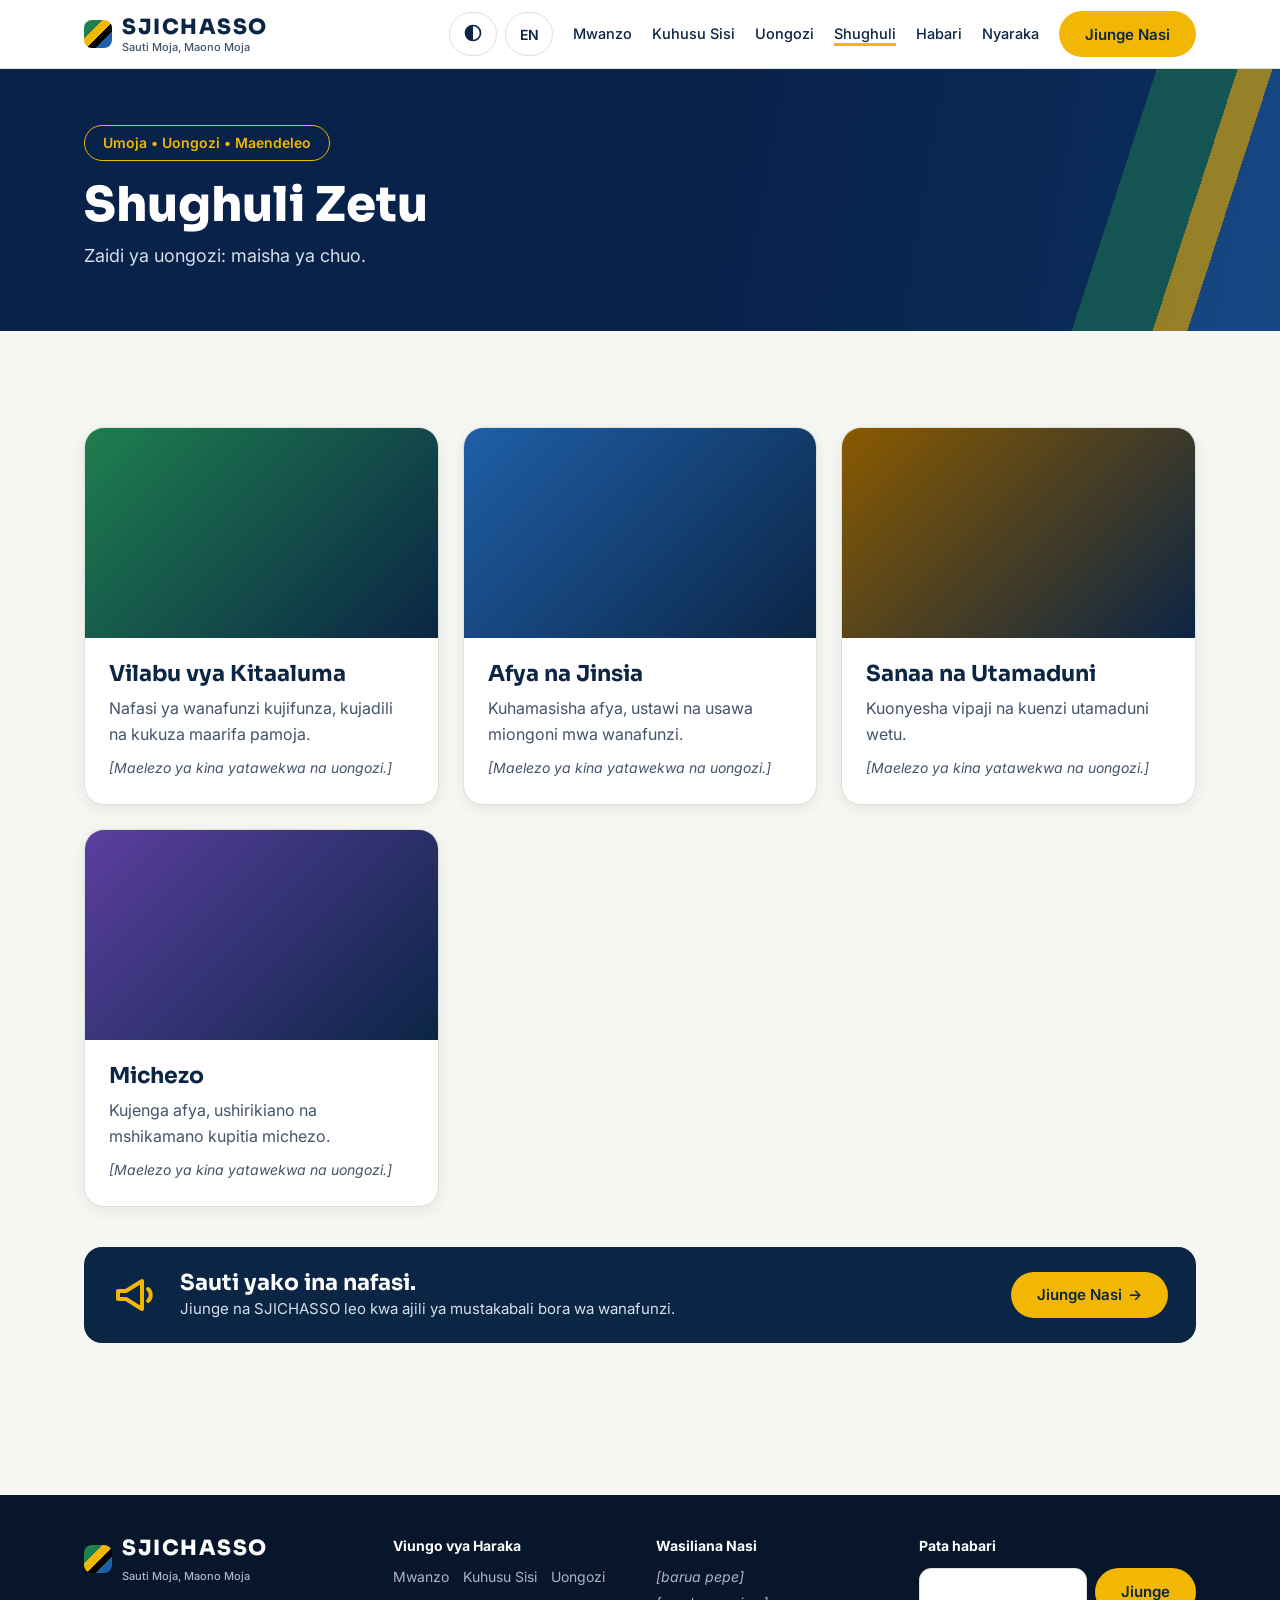
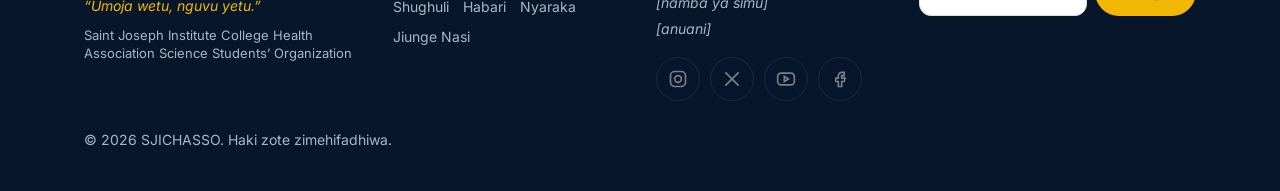
<file: shughuli.html>
<!doctype html>
<html lang="sw">
<head>
<meta charset="utf-8">
<meta name="viewport" content="width=device-width, initial-scale=1, viewport-fit=cover">
<title data-en="Our Activities – SJICHASSO">Shughuli Zetu – SJICHASSO</title>
<meta name="description" content="Shughuli za SJICHASSO: vilabu vya kitaaluma, afya na jinsia, sanaa na utamaduni, na michezo.">
<meta name="theme-color" content="#0B2545">
<link rel="canonical" href="https://pros0675.github.io/sjichosso.ikelu/shughuli.html">
<meta property="og:type" content="website">
<meta property="og:site_name" content="SJICHASSO">
<meta property="og:title" content="Shughuli Zetu – SJICHASSO">
<meta property="og:description" content="Shughuli za SJICHASSO: vilabu vya kitaaluma, afya na jinsia, sanaa na utamaduni, na michezo.">
<meta property="og:url" content="https://pros0675.github.io/sjichosso.ikelu/shughuli.html">
<meta name="twitter:card" content="summary">
<link rel="icon" href="data:image/svg+xml,&lt;svg xmlns=%22http://www.w3.org/2000/svg%22 viewBox=%220 0 100 100%22&gt;&lt;text y=%22.9em%22 font-size=%2290%22&gt;🇹🇿&lt;/text&gt;&lt;/svg&gt;">
<link rel="preconnect" href="https://fonts.googleapis.com">
<link rel="preconnect" href="https://fonts.gstatic.com" crossorigin>
<link href="https://fonts.googleapis.com/css2?family=Sora:wght@500;700;800&family=Inter:wght@400;500;600&display=swap" rel="stylesheet">
<link rel="stylesheet" href="style.css?v=5">
</head>
<body>
<main id="main" tabindex="-1">
<div class="pb"><div class="wrap"><span class="pill">Umoja • Uongozi • Maendeleo</span><h1>Shughuli Zetu</h1><p>Zaidi ya uongozi: maisha ya chuo.</p></div></div><section><div class="wrap"><div class="sg2"><article class="sc r"><div class="ap" data-img="vilabu" data-alt="Wanafunzi katika kilabu cha kitaaluma" style="--g:#1E7F4F"></div><div class="sb"><h3>Vilabu vya Kitaaluma</h3><p>Nafasi ya wanafunzi kujifunza, kujadili na kukuza maarifa pamoja.</p><p class="pl">[Maelezo ya kina yatawekwa na uongozi.]</p></div></article><article class="sc r"><div class="ap" data-img="afya" data-alt="Shughuli za afya na jinsia" style="--g:#1F5FA8"></div><div class="sb"><h3>Afya na Jinsia</h3><p>Kuhamasisha afya, ustawi na usawa miongoni mwa wanafunzi.</p><p class="pl">[Maelezo ya kina yatawekwa na uongozi.]</p></div></article><article class="sc r"><div class="ap" data-img="sanaa" data-alt="Wanafunzi wakionyesha sanaa na utamaduni" style="--g:#8A5A00"></div><div class="sb"><h3>Sanaa na Utamaduni</h3><p>Kuonyesha vipaji na kuenzi utamaduni wetu.</p><p class="pl">[Maelezo ya kina yatawekwa na uongozi.]</p></div></article><article class="sc r"><div class="ap" data-img="michezo" data-alt="Wanafunzi wakishiriki michezo" style="--g:#5B3FA0"></div><div class="sb"><h3>Michezo</h3><p>Kujenga afya, ushirikiano na mshikamano kupitia michezo.</p><p class="pl">[Maelezo ya kina yatawekwa na uongozi.]</p></div></article></div><div class="cb r"><svg viewBox="0 0 24 24" aria-hidden="true"><path d="M3 10v4h4l8 5V5L7 10zM18 9a4 4 0 0 1 0 6"/></svg><div><b>Sauti yako ina nafasi.</b><span>Jiunge na SJICHASSO leo kwa ajili ya mustakabali bora wa wanafunzi.</span></div><a class="btn gold" href="jiunge.html">Jiunge Nasi <span aria-hidden="true">→</span></a></div></div></section>
</main>
<script src="config.js?v=5"></script>
<script src="app.js?v=5"></script>
</body>
</html>
</file>
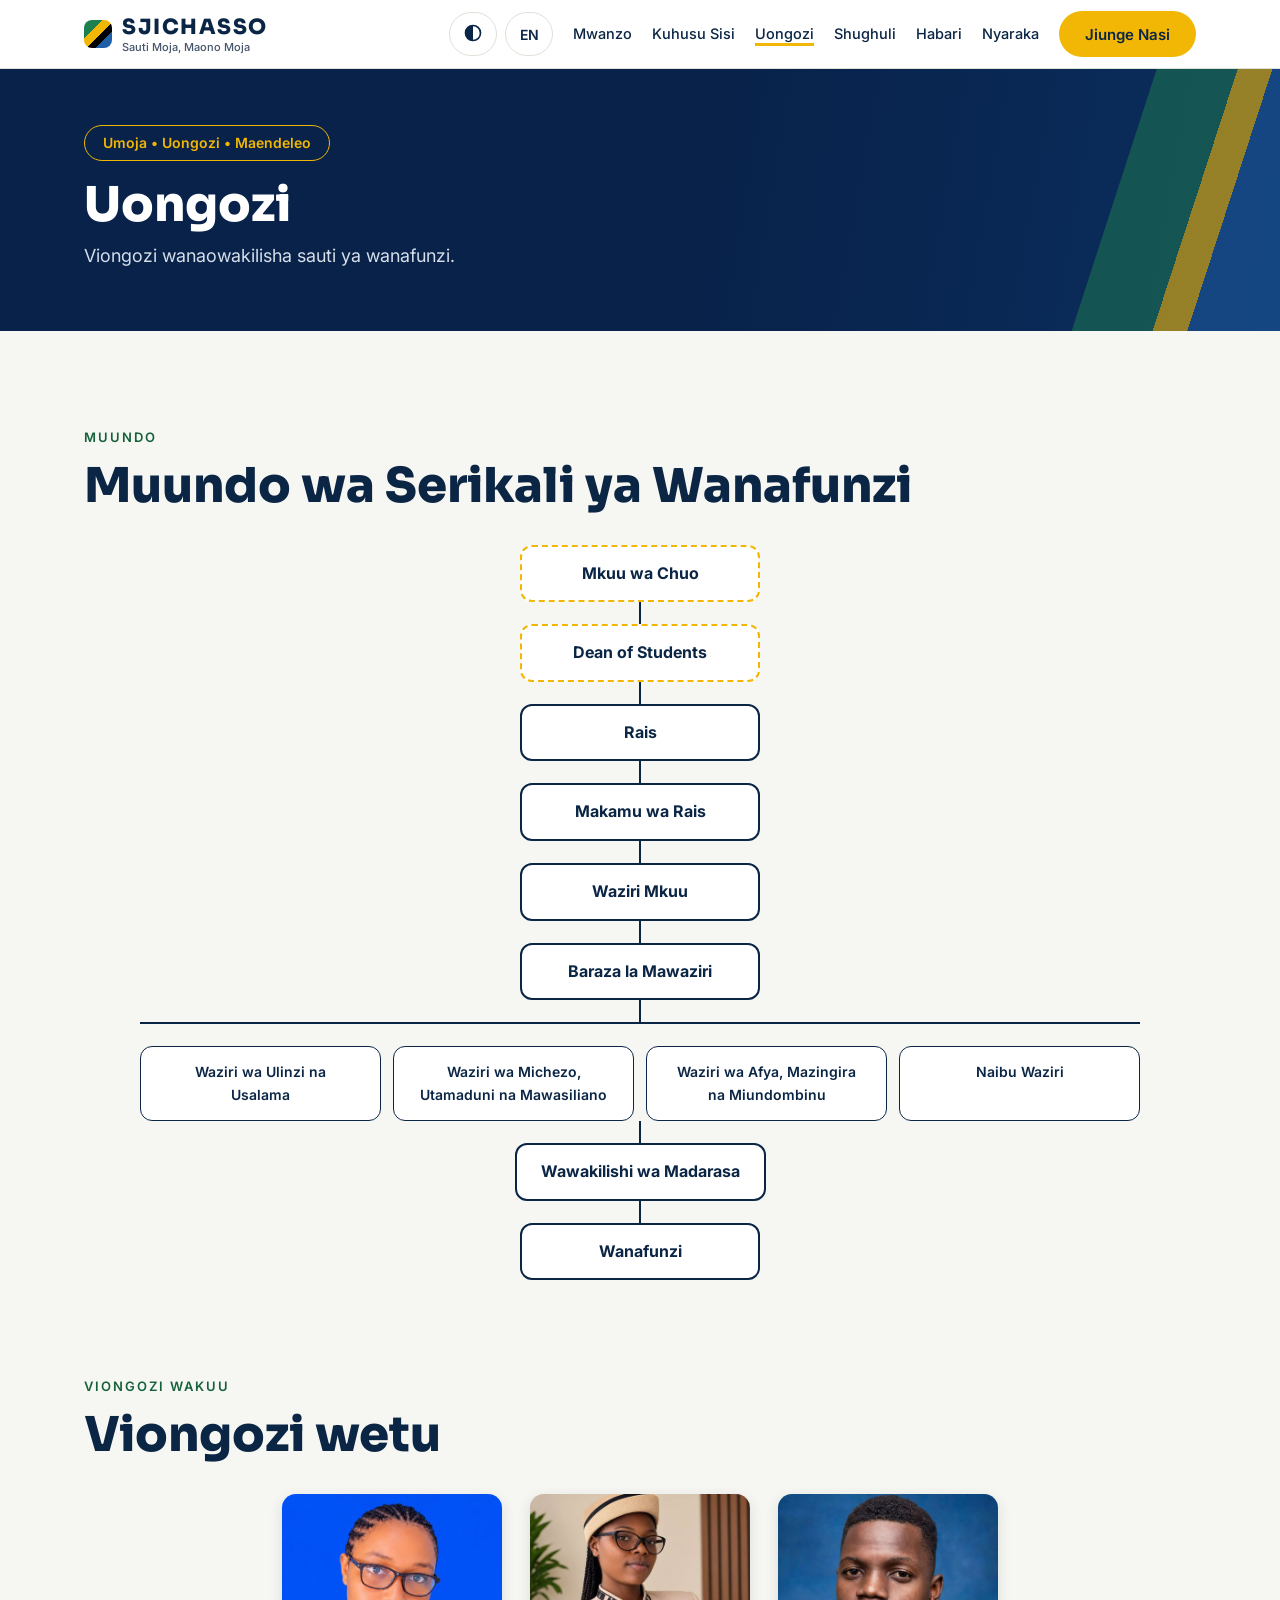
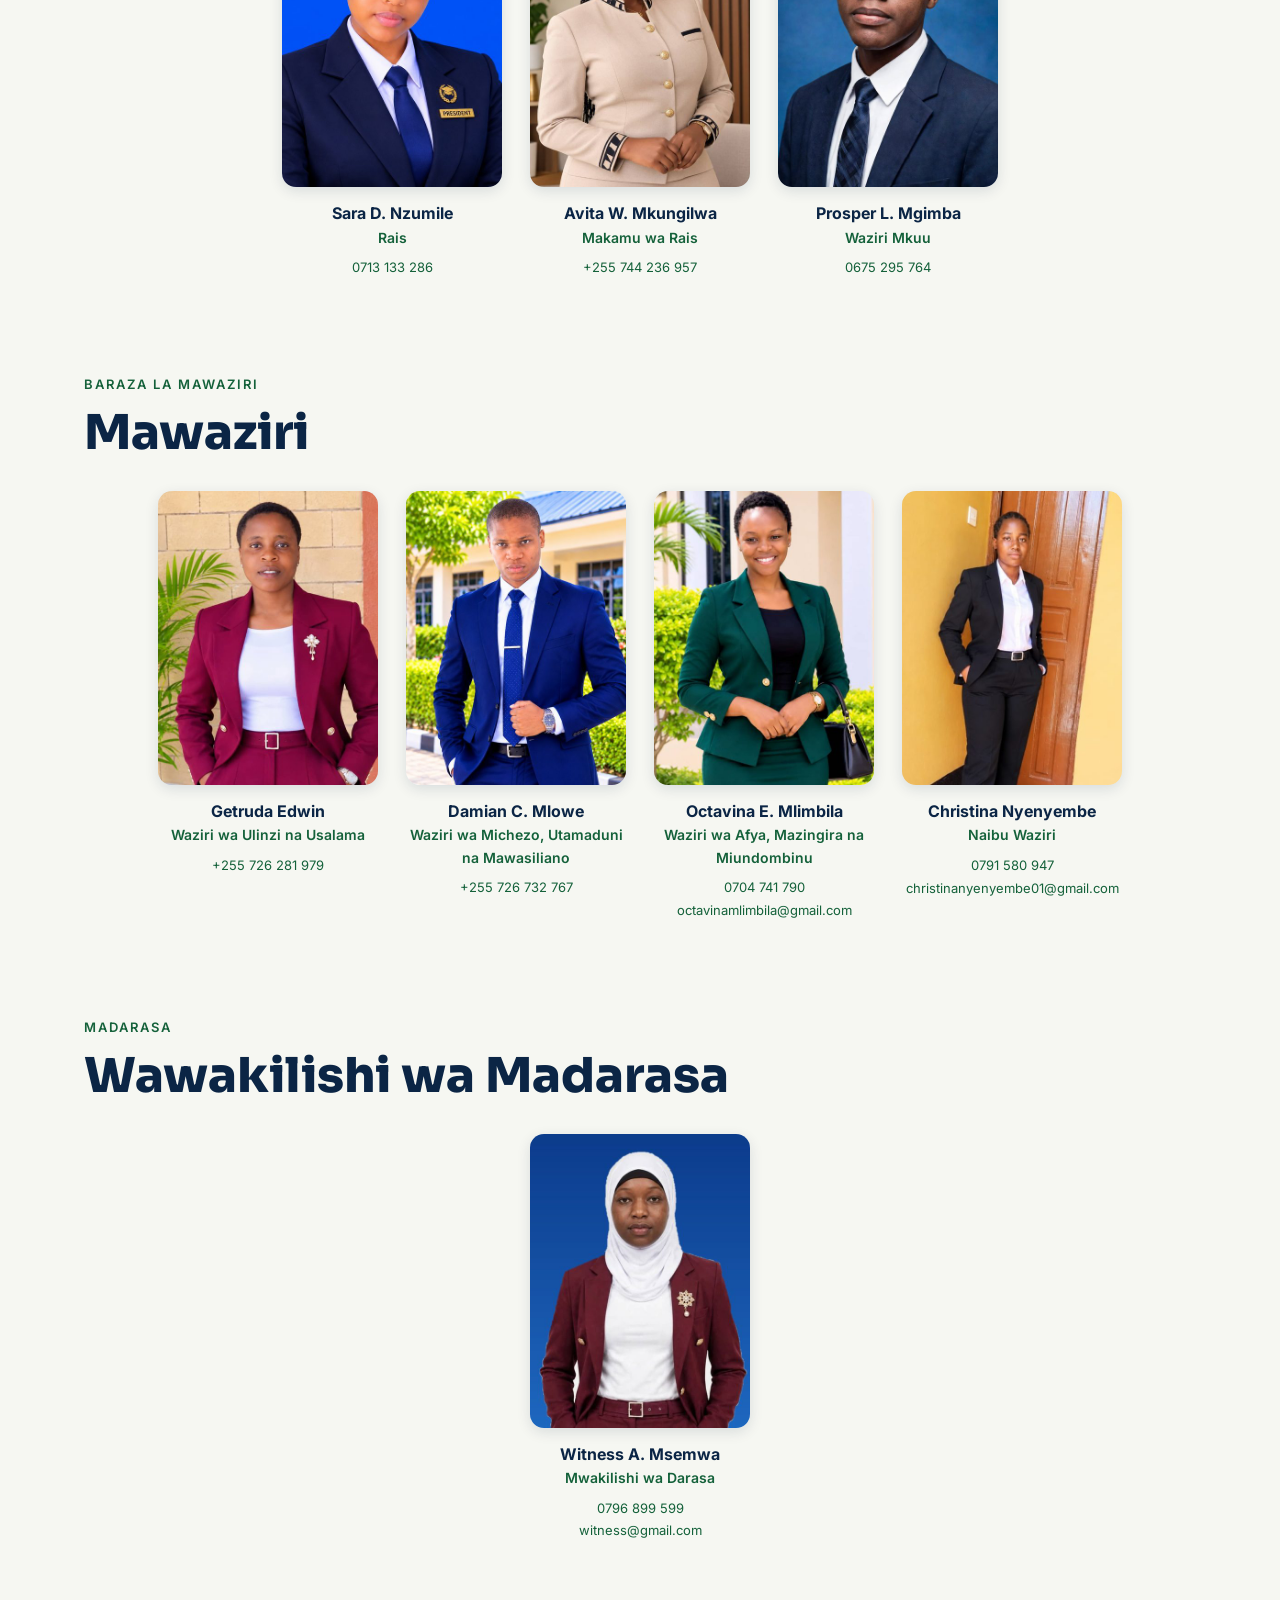
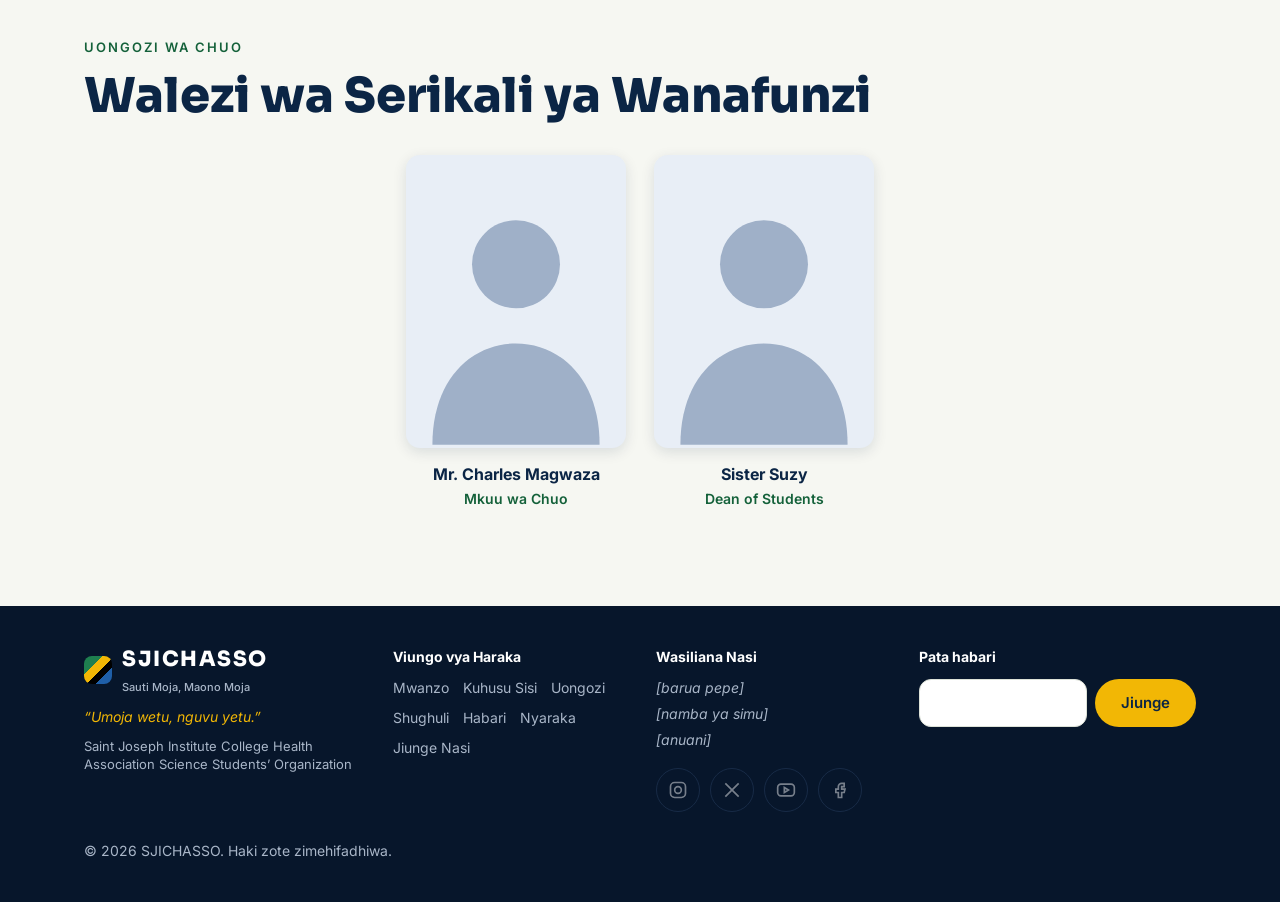
<file: uongozi.html>
<!doctype html>
<html lang="sw">
<head>
<meta charset="utf-8">
<meta name="viewport" content="width=device-width, initial-scale=1, viewport-fit=cover">
<title data-en="Leadership – SJICHASSO">Uongozi – SJICHASSO</title>
<meta name="description" content="Viongozi wa SJICHASSO: Rais, Waziri Mkuu, mawaziri na wawakilishi wa madarasa wa Saint Joseph Institute College, pamoja na muundo wa Serikali ya Wanafunzi.">
<meta name="theme-color" content="#0B2545">
<link rel="canonical" href="https://pros0675.github.io/sjichosso.ikelu/uongozi.html">
<meta property="og:type" content="website">
<meta property="og:site_name" content="SJICHASSO">
<meta property="og:title" content="Uongozi – SJICHASSO">
<meta property="og:description" content="Viongozi wa SJICHASSO: Rais, Waziri Mkuu, mawaziri na wawakilishi wa madarasa wa Saint Joseph Institute College, pamoja na muundo wa Serikali ya Wanafunzi.">
<meta property="og:url" content="https://pros0675.github.io/sjichosso.ikelu/uongozi.html">
<meta name="twitter:card" content="summary">
<link rel="icon" href="data:image/svg+xml,&lt;svg xmlns=%22http://www.w3.org/2000/svg%22 viewBox=%220 0 100 100%22&gt;&lt;text y=%22.9em%22 font-size=%2290%22&gt;🇹🇿&lt;/text&gt;&lt;/svg&gt;">
<link rel="preconnect" href="https://fonts.googleapis.com">
<link rel="preconnect" href="https://fonts.gstatic.com" crossorigin>
<link href="https://fonts.googleapis.com/css2?family=Sora:wght@500;700;800&family=Inter:wght@400;500;600&display=swap" rel="stylesheet">
<link rel="stylesheet" href="style.css?v=5">
</head>
<body>
<main id="main" tabindex="-1">

<div class="pb">
  <div class="wrap">
    <span class="pill">Umoja • Uongozi • Maendeleo</span>
    <h1>Uongozi</h1>
    <p>Viongozi wanaowakilisha sauti ya wanafunzi.</p>
  </div>
</div>

<!-- Muundo wa Serikali -->
<section>
  <div class="wrap">
    <div class="eyebrow r">Muundo</div>
    <h2 class="r">Muundo wa Serikali ya Wanafunzi</h2>
    <div class="chart r">
      <div class="cn off">Mkuu wa Chuo</div>
      <div class="ln" aria-hidden="true"></div>
      <div class="cn off">Dean of Students</div>
      <div class="ln" aria-hidden="true"></div>
      <div class="cn">Rais</div>
      <div class="ln" aria-hidden="true"></div>
      <div class="cn">Makamu wa Rais</div>
      <div class="ln" aria-hidden="true"></div>
      <div class="cn">Waziri Mkuu</div>
      <div class="ln" aria-hidden="true"></div>
      <div class="cn">Baraza la Mawaziri</div>
      <div class="ln" aria-hidden="true"></div>
      <div class="cmin">
        <div class="cn">Waziri wa Ulinzi na Usalama</div>
        <div class="cn">Waziri wa Michezo, Utamaduni na Mawasiliano</div>
        <div class="cn">Waziri wa Afya, Mazingira na Miundombinu</div>
        <div class="cn">Naibu Waziri</div>
      </div>
      <div class="ln" aria-hidden="true"></div>
      <div class="cn">Wawakilishi wa Madarasa</div>
      <div class="ln" aria-hidden="true"></div>
      <div class="cn">Wanafunzi</div>
    </div>
  </div>
</section>

<!-- Viongozi Wakuu (3) -->
<section style="padding-top:0">
  <div class="wrap">
    <div class="eyebrow r">Viongozi wakuu</div>
    <h2 class="r">Viongozi wetu</h2>
    <div class="lg2" style="margin-top:32px">

      <div class="pc r">
        <div class="lp">
          <svg viewBox="0 0 100 130" aria-hidden="true"><circle cx="50" cy="48" r="20"/><path d="M12 130c0-30 18-46 38-46s38 16 38 46z"/></svg>
          <img src="sara-nzumile.jpg" alt="Sara D. Nzumile – Rais" width="480" height="640" loading="lazy" decoding="async">
        </div>
        <b class="nm">Sara D. Nzumile</b>
        <span class="rl">Rais</span>
        <div class="ct2" data-leader="sara"></div>
      </div>

      <div class="pc r">
        <div class="lp">
          <svg viewBox="0 0 100 130" aria-hidden="true"><circle cx="50" cy="48" r="20"/><path d="M12 130c0-30 18-46 38-46s38 16 38 46z"/></svg>
          <img src="avita-mkungilwa.jpg" alt="Avita W. Mkungilwa – Makamu wa Rais" width="480" height="640" loading="lazy" decoding="async">
        </div>
        <b class="nm">Avita W. Mkungilwa</b>
        <span class="rl">Makamu wa Rais</span>
        <div class="ct2" data-leader="avita"></div>
      </div>

      <div class="pc r">
        <div class="lp">
          <svg viewBox="0 0 100 130" aria-hidden="true"><circle cx="50" cy="48" r="20"/><path d="M12 130c0-30 18-46 38-46s38 16 38 46z"/></svg>
          <img src="prosper-mgimba.jpg" alt="Prosper L. Mgimba – Waziri Mkuu" width="480" height="640" loading="lazy" decoding="async">
        </div>
        <b class="nm">Prosper L. Mgimba</b>
        <span class="rl">Waziri Mkuu</span>
        <div class="ct2" data-leader="prosper"></div>
      </div>

    </div>
  </div>
</section>

<!-- Baraza la Mawaziri (4) -->
<section style="padding-top:0">
  <div class="wrap">
    <div class="eyebrow r">Baraza la Mawaziri</div>
    <h2 class="r">Mawaziri</h2>
    <div class="lg2" style="margin-top:32px">

      <div class="pc r">
        <div class="lp">
          <svg viewBox="0 0 100 130" aria-hidden="true"><circle cx="50" cy="48" r="20"/><path d="M12 130c0-30 18-46 38-46s38 16 38 46z"/></svg>
          <img src="getruda-edwin.jpg" alt="Getruda Edwin – Waziri wa Ulinzi na Usalama" width="480" height="640" loading="lazy" decoding="async">
        </div>
        <b class="nm">Getruda Edwin</b>
        <span class="rl">Waziri wa Ulinzi na Usalama</span>
        <div class="ct2" data-leader="getruda"></div>
      </div>

      <div class="pc r">
        <div class="lp">
          <svg viewBox="0 0 100 130" aria-hidden="true"><circle cx="50" cy="48" r="20"/><path d="M12 130c0-30 18-46 38-46s38 16 38 46z"/></svg>
          <img src="damian-mlowe.jpg" alt="Damian C. Mlowe – Waziri wa Michezo, Utamaduni na Mawasiliano" width="480" height="640" loading="lazy" decoding="async">
        </div>
        <b class="nm">Damian C. Mlowe</b>
        <span class="rl">Waziri wa Michezo, Utamaduni na Mawasiliano</span>
        <div class="ct2" data-leader="damian"></div>
      </div>

      <div class="pc r">
        <div class="lp">
          <svg viewBox="0 0 100 130" aria-hidden="true"><circle cx="50" cy="48" r="20"/><path d="M12 130c0-30 18-46 38-46s38 16 38 46z"/></svg>
          <img src="octavina-mlimbila.jpg" alt="Octavina E. Mlimbila – Waziri wa Afya, Mazingira na Miundombinu" width="480" height="640" loading="lazy" decoding="async">
        </div>
        <b class="nm">Octavina E. Mlimbila</b>
        <span class="rl">Waziri wa Afya, Mazingira na Miundombinu</span>
        <div class="ct2" data-leader="octavina"></div>
      </div>

      <div class="pc r">
        <div class="lp">
          <svg viewBox="0 0 100 130" aria-hidden="true"><circle cx="50" cy="48" r="20"/><path d="M12 130c0-30 18-46 38-46s38 16 38 46z"/></svg>
          <img src="christina-nyenyembe.jpg" alt="Christina Nyenyembe – Naibu Waziri" width="480" height="640" loading="lazy" decoding="async">
        </div>
        <b class="nm">Christina Nyenyembe</b>
        <span class="rl">Naibu Waziri</span>
        <div class="ct2" data-leader="christina"></div>
      </div>

    </div>
  </div>
</section>

<!-- Wawakilishi wa Madarasa (1) -->
<section style="padding-top:0">
  <div class="wrap">
    <div class="eyebrow r">Madarasa</div>
    <h2 class="r">Wawakilishi wa Madarasa</h2>
    <div class="lg2" style="margin-top:32px">
      <div class="pc r">
        <div class="lp">
          <svg viewBox="0 0 100 130" aria-hidden="true"><circle cx="50" cy="48" r="20"/><path d="M12 130c0-30 18-46 38-46s38 16 38 46z"/></svg>
          <img src="witness-msemwa.jpg" alt="Witness A. Msemwa – Mwakilishi wa Darasa" width="480" height="640" loading="lazy" decoding="async">
        </div>
        <b class="nm">Witness A. Msemwa</b>
        <span class="rl">Mwakilishi wa Darasa</span>
        <div class="ct2" data-leader="witness"></div>
      </div>
    </div>
  </div>
</section>

<!-- Walezi wa Chuo / Guardians -->
<section style="padding-top:0">
  <div class="wrap">
    <div class="eyebrow r">Uongozi wa Chuo</div>
    <h2 class="r">Walezi wa Serikali ya Wanafunzi</h2>
    <div class="lg2" style="margin-top:32px">

      <div class="pc r">
        <div class="lp" data-img="mkuu" data-alt="Mkuu wa Chuo – Mr. Charles Magwaza">
          <svg viewBox="0 0 100 130" aria-hidden="true"><circle cx="50" cy="48" r="20"/><path d="M12 130c0-30 18-46 38-46s38 16 38 46z"/></svg>
        </div>
        <b class="nm">Mr. Charles Magwaza</b>
        <span class="rl">Mkuu wa Chuo</span>
      </div>

      <div class="pc r">
        <div class="lp" data-img="dean" data-alt="Dean of Students – Sister Suzy">
          <svg viewBox="0 0 100 130" aria-hidden="true"><circle cx="50" cy="48" r="20"/><path d="M12 130c0-30 18-46 38-46s38 16 38 46z"/></svg>
        </div>
        <b class="nm">Sister Suzy</b>
        <span class="rl">Dean of Students</span>
      </div>

    </div>
  </div>
</section>

</main>
<script src="config.js?v=5"></script>
<script src="app.js?v=5"></script>
</body>
</html>
</file>
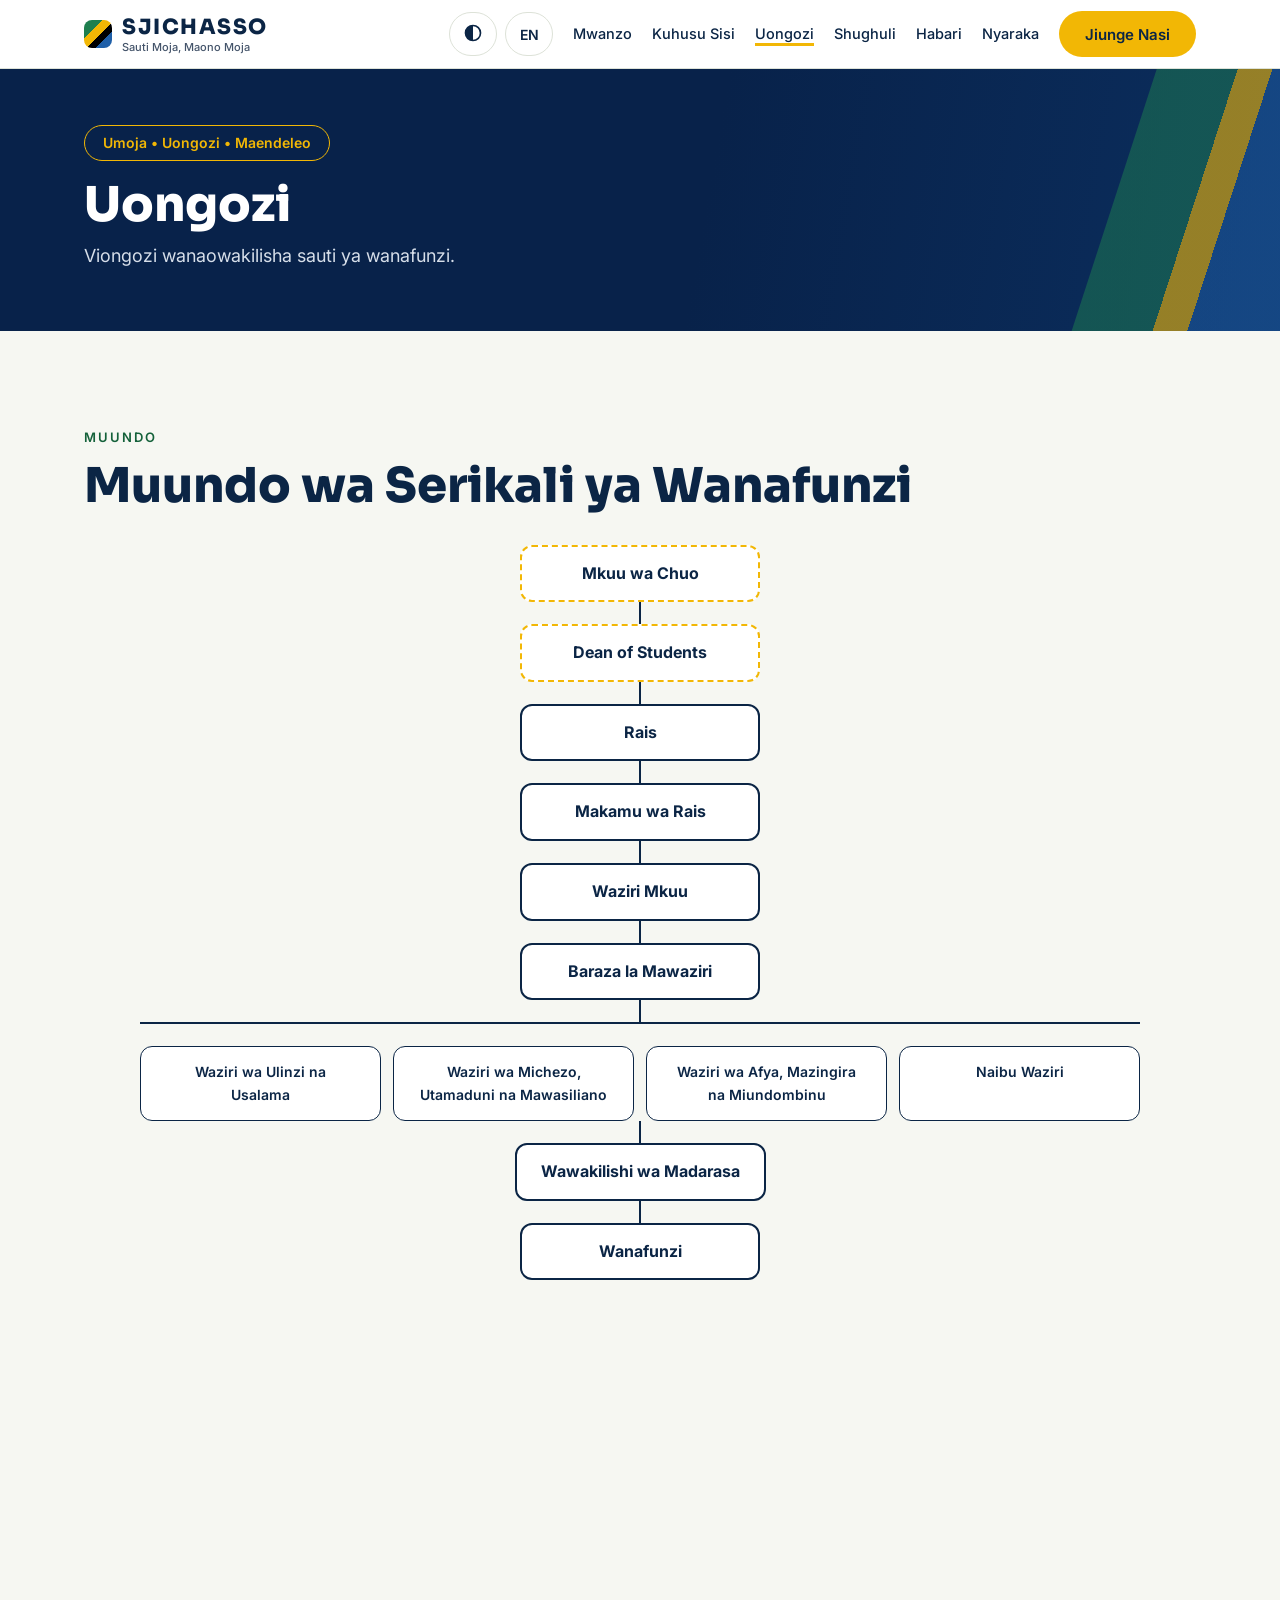
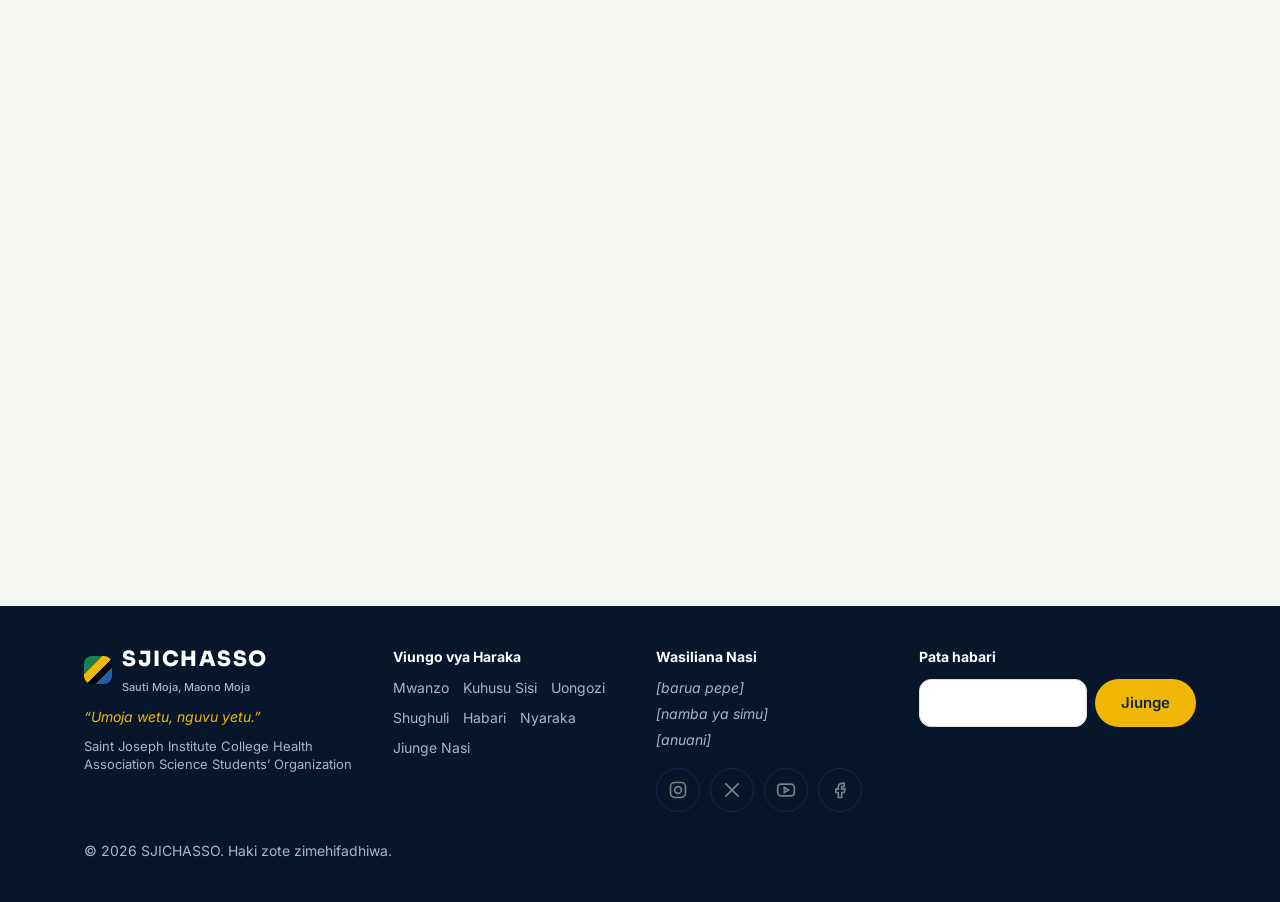
<file: wanachama.html>
<!doctype html>
<html lang="sw"><head><meta charset="utf-8"><meta name="viewport" content="width=device-width, initial-scale=1"><title>SJICHASSO</title><meta name="robots" content="noindex"><meta http-equiv="refresh" content="0;url=uongozi.html"><link rel="canonical" href="https://pros0675.github.io/sjichosso.ikelu/uongozi.html"></head><body><p><a href="uongozi.html">Uongozi</a></p></body></html>
</file>
<file: style.css>
:root{--bg:#F6F7F2;--ink:#0B2545;--muted:#44546a;--card:#FFFFFF;--line:#DDE2D8;--acc:#14613A;--gold:#F2B705;--green:#1E7F4F;--navy:#0B2545;box-sizing:border-box;padding-top:env(safe-area-inset-top,0px);padding-bottom:env(safe-area-inset-bottom,0px)}
@media (prefers-color-scheme:dark){:root:not([data-theme="light"]){--bg:#07162B;--ink:#EAF0F8;--muted:#A9B6C8;--card:#0D2140;--line:#1C3558;--acc:#5FD08F}}
:root[data-theme="dark"]{--bg:#07162B;--ink:#EAF0F8;--muted:#A9B6C8;--card:#0D2140;--line:#1C3558;--acc:#5FD08F}
html{scroll-behavior:smooth;scroll-padding-top:80px}
*{box-sizing:border-box}
body{margin:0;background:var(--bg);color:var(--ink);font-family:Inter,system-ui,sans-serif;line-height:1.6}
h1,h2,h3{font-family:Sora,Inter,sans-serif;margin:0;line-height:1.1}
a{color:inherit}
.wrap{max-width:1160px;margin:0 auto;padding:0 24px}
header{position:sticky;top:0;z-index:20;background:rgba(11,37,69,.92);backdrop-filter:blur(10px);color:#fff}
.nav{display:flex;align-items:center;justify-content:space-between;height:68px}
.logo{font-family:Sora,sans-serif;font-weight:800;letter-spacing:2px;font-size:20px;text-decoration:none;display:flex;align-items:center;gap:10px}
.mark{width:28px;height:28px;border-radius:8px;background:linear-gradient(135deg,#1E7F4F 0 33%,#F2B705 33% 55%,#000 55% 70%,#1F5FA8 70%)}
nav{display:flex;gap:28px;align-items:center}
nav a{text-decoration:none;font-size:15px;color:#D6DEE9}nav a:hover{color:#F2B705}
.btn{display:inline-flex;align-items:center;justify-content:center;min-height:46px;padding:0 26px;border-radius:999px;border:0;font:600 15px Inter,sans-serif;cursor:pointer;text-decoration:none;transition:transform .2s}
.btn:hover{transform:translateY(-2px)}
.gold{background:var(--gold);color:#0B2545}.ghost{background:transparent;color:#fff;border:2px solid rgba(255,255,255,.7)}
#burger{display:none;background:none;border:0;color:#fff;width:44px;height:44px;font-size:26px;cursor:pointer}
.hero{position:relative;overflow:hidden;color:#fff;background:radial-gradient(900px 500px at 85% 10%,rgba(30,127,79,.55),transparent 60%),radial-gradient(700px 500px at 0% 100%,rgba(31,95,168,.5),transparent 60%),#0B2545;padding:96px 0 120px}
.hero:after{content:"";position:absolute;right:-120px;top:-40px;width:420px;height:140%;transform:rotate(22deg);background:linear-gradient(90deg,rgba(30,127,79,.35) 0 30%,rgba(242,183,5,.4) 30% 42%,rgba(0,0,0,.35) 42% 68%,rgba(242,183,5,.4) 68% 80%,rgba(31,95,168,.35) 80%);pointer-events:none}
.hero .wrap{position:relative;z-index:1}
.tag{display:inline-block;padding:6px 16px;border:1px solid rgba(242,183,5,.6);color:#F2B705;border-radius:999px;font-size:13px;font-weight:600;letter-spacing:2px}
.hero h1{font-size:clamp(40px,7vw,84px);font-weight:800;margin:24px 0 0;max-width:900px}
.hero h1 span{color:#F2B705}
.hero p{font-size:clamp(17px,2vw,21px);color:#D6DEE9;max-width:620px;margin:24px 0 36px}
.cta{display:flex;flex-wrap:wrap;gap:14px}
.pillars{display:flex;flex-wrap:wrap;gap:40px;margin-top:64px;padding-top:28px;border-top:1px solid rgba(255,255,255,.2)}
.pillars b{font-family:Sora,sans-serif;font-size:22px;color:#F2B705;display:block}
.pillars small{color:#D6DEE9;font-size:14px}
section{padding:96px 0}
.eyebrow{color:var(--acc);font-weight:600;letter-spacing:2px;font-size:13px;text-transform:uppercase}
h2{font-size:clamp(30px,4.5vw,48px);font-weight:800;margin-top:12px}
.lead{color:var(--muted);font-size:18px;max-width:640px;margin:16px 0 0}
.tabs{display:flex;flex-wrap:wrap;gap:10px;margin:40px 0 24px}
.tab{min-height:46px;padding:0 22px;border-radius:999px;border:1px solid var(--line);background:var(--card);color:var(--ink);font:600 15px Inter,sans-serif;cursor:pointer}
.tab[aria-selected="true"]{background:var(--navy);color:#fff;border-color:var(--navy)}
.panel{display:none;background:var(--card);border:1px solid var(--line);border-radius:24px;padding:40px;grid-template-columns:1.2fr 1fr;gap:40px}
.panel.on{display:grid}
.panel h3{font-size:30px}
.panel p{color:var(--muted);margin:14px 0 0}
.panel ul{margin:0;padding:0;list-style:none;display:grid;gap:12px;align-content:start}
.panel li{padding:14px 18px;border-radius:14px;background:var(--bg);border:1px solid var(--line);font-weight:500}
.badge{display:inline-block;margin-top:18px;padding:5px 14px;border-radius:999px;font-size:13px;font-weight:600;background:var(--gold);color:#0B2545}
.dark{background:var(--navy);color:#fff}
.dark .eyebrow{color:#F2B705}
.rules{display:grid;grid-template-columns:repeat(auto-fit,minmax(240px,1fr));gap:20px;margin-top:48px}
.rule{padding:28px;border-radius:20px;background:rgba(255,255,255,.06);border:1px solid rgba(255,255,255,.14)}
.rule i{font-style:normal;font-family:Sora,sans-serif;font-weight:800;font-size:34px;color:#F2B705}
.rule p{margin:10px 0 0;color:#D6DEE9}
.two{display:grid;grid-template-columns:repeat(auto-fit,minmax(300px,1fr));gap:24px;margin-top:48px}
.card{background:var(--card);border:1px solid var(--line);border-radius:24px;padding:36px;position:relative;overflow:hidden}
.card:before{content:"";position:absolute;left:0;top:0;height:6px;width:100%;background:linear-gradient(90deg,#1E7F4F,#F2B705,#1F5FA8)}
.card h3{font-size:26px;margin-top:8px}.card p{color:var(--muted)}
form{display:grid;gap:16px;max-width:560px;margin-top:36px}
label{font-weight:600;font-size:14px}
input,select{width:100%;min-height:48px;margin-top:6px;padding:0 16px;border-radius:12px;border:1px solid var(--line);background:var(--card);color:var(--ink);font:16px Inter,sans-serif}
#ok{display:none;padding:18px;border-radius:14px;background:var(--green);color:#fff;font-weight:600}
footer{background:#07162B;color:#A9B6C8;padding:40px 0;font-size:14px}
.r{opacity:0;transform:translateY(24px);transition:.7s}.r.in{opacity:1;transform:none}
@media(max-width:820px){nav{display:none;position:absolute;top:68px;left:0;right:0;background:#0B2545;flex-direction:column;padding:20px 24px;align-items:flex-start}nav.open{display:flex}#burger{display:block}.panel.on{grid-template-columns:1fr}.panel{padding:26px}section{padding:72px 0}.hero{padding:64px 0 88px}}
.art{position:absolute;right:24px;bottom:-96px;width:min(440px,38%)}@media(max-width:1000px){.art{display:none}}@media(min-width:1001px){.hero h1,.hero p{max-width:620px}}.stats{background:var(--card);border-bottom:1px solid var(--line)}.sg{display:grid;grid-template-columns:repeat(auto-fit,minmax(180px,1fr));gap:24px;padding:40px 0 16px;text-align:center}.sg b{font:800 44px Sora,sans-serif;color:var(--acc);display:block}.sg span{color:var(--muted);font-size:14px}.note{font-size:12px;color:var(--muted);text-align:center;padding-bottom:16px}.mq{overflow:hidden;border-bottom:1px solid var(--line);padding:18px 0}.mt{display:flex;gap:48px;width:max-content;animation:mv 30s linear infinite;font:700 18px Sora,sans-serif;color:var(--muted);letter-spacing:2px}@keyframes mv{to{transform:translateX(-50%)}}@media(prefers-reduced-motion:reduce){.mt{animation:none}}.g3{display:grid;grid-template-columns:repeat(auto-fit,minmax(280px,1fr));gap:24px;margin-top:40px}.ph{height:230px;border-radius:20px;display:flex;align-items:flex-end;padding:20px;color:#fff;font-weight:600;position:relative;overflow:hidden}.ph svg{position:absolute;right:18px;top:18px;width:110px}.ev{display:flex;gap:16px;align-items:flex-start;padding:28px}.ev:before{display:none}.dt{min-width:64px;height:72px;border-radius:14px;background:var(--navy);color:#fff;text-align:center;padding-top:12px;font:800 24px Sora,sans-serif;line-height:1}.dt small{display:block;font:600 12px Inter,sans-serif;color:#F2B705;margin-top:6px}.ev h3{font-size:20px}.q{background:var(--navy);color:#fff;border-radius:24px;padding:48px 24px;text-align:center}.q p{font:600 clamp(20px,3vw,30px) Sora,sans-serif;max-width:760px;margin:0 auto;line-height:1.35}.q small{display:block;margin-top:20px;color:#F2B705}.lb{margin-left:auto;margin-right:20px;min-width:48px;min-height:44px;border:1px solid rgba(255,255,255,.55);background:transparent;color:#fff;border-radius:999px;font:600 14px Inter,sans-serif;cursor:pointer}.lb:hover{border-color:#F2B705;color:#F2B705}@media(max-width:820px){.lb{margin-right:4px}}#lang{margin-left:0}.lb.t{margin-left:auto;margin-right:8px}.chips{display:flex;flex-wrap:wrap;gap:10px;margin:32px 0 8px}.chip{min-height:44px;padding:0 20px;border-radius:999px;border:1px solid var(--line);background:var(--card);color:var(--ink);font:600 14px Inter,sans-serif;cursor:pointer}.chip[aria-selected='true']{background:var(--navy);color:#fff;border-color:var(--navy)}.mg{display:grid;grid-template-columns:repeat(auto-fit,minmax(240px,1fr));gap:20px;margin-top:28px}.mc{background:var(--card);border:1px solid var(--line);border-radius:20px;padding:28px;border-top:6px solid var(--a);transition:transform .25s}.mc:hover{transform:translateY(-4px)}.mc i{display:flex;align-items:center;justify-content:center;width:52px;height:52px;border-radius:14px;background:var(--a);color:#fff;font:800 18px Sora,sans-serif;font-style:normal;margin-bottom:16px}.mc b{display:block;font:800 32px Sora,sans-serif;letter-spacing:1px}.mc p{margin:6px 0 18px;color:var(--muted)}.mr{display:flex;justify-content:space-between;align-items:center;font-size:13px;font-weight:600;color:var(--muted)}.mr em{font-style:normal;padding:4px 12px;border-radius:999px;border:1px solid var(--line)}details{border-bottom:1px solid var(--line);padding:6px 0}summary{cursor:pointer;font-weight:600;min-height:44px;display:flex;align-items:center}details p{margin:0 0 12px;color:var(--muted)}.dl{display:flex;justify-content:space-between;align-items:center;gap:12px;padding:16px 0;border-bottom:1px solid var(--line);font-weight:500}.dl em{font-style:normal;font-size:12px;font-weight:600;padding:4px 12px;border-radius:999px;background:var(--gold);color:#0B2545;white-space:nowrap}.ct{margin-top:12px}.hero:before{content:'';position:absolute;inset:0;background-image:radial-gradient(rgba(242,183,5,.4) 1.3px,transparent 1.6px);background-size:36px 36px;-webkit-mask-image:linear-gradient(100deg,transparent 30%,#000 90%);mask-image:linear-gradient(100deg,transparent 30%,#000 90%);pointer-events:none}.bento{display:grid;grid-template-columns:repeat(3,1fr);grid-auto-rows:minmax(160px,auto);gap:16px;margin-top:32px}.bt{background:var(--bg);border:1px solid var(--line);border-radius:18px;padding:24px;display:flex;flex-direction:column;justify-content:flex-end}.bt.tall{grid-row:span 2}.bt b{font:800 clamp(40px,6vw,64px) Sora,sans-serif;color:var(--acc);line-height:1}.bt span{color:var(--muted);margin-top:8px}.bp{border-radius:18px;padding:18px;display:flex;align-items:flex-end;color:#fff;font-size:13px;font-weight:600;background:linear-gradient(150deg,#1E7F4F,#0B2545)}.bp.b2{background:linear-gradient(150deg,#1F5FA8,#0B2545)}@media(max-width:820px){.bento{grid-template-columns:1fr 1fr}.bt.tall{grid-row:auto}}.exec{background-color:var(--navy);color:#fff;background-image:repeating-radial-gradient(circle at 100% 0,transparent 0 14px,rgba(242,183,5,.22) 15px 16px),repeating-radial-gradient(circle at 0 100%,transparent 0 14px,rgba(242,183,5,.22) 15px 16px);background-size:420px 420px;background-position:right top,left bottom;background-repeat:no-repeat}.exec .eyebrow{color:#F2B705}.eg{display:grid;grid-template-columns:repeat(auto-fit,minmax(170px,1fr));gap:36px 20px;margin-top:48px;text-align:center}.av{width:136px;height:136px;border-radius:50%;background:#E8EEF6;margin:0 auto 14px;overflow:hidden;border:3px solid rgba(242,183,5,.7)}.av svg{width:100%;height:100%;fill:#9FB0C8}.ex span{display:block;color:#F2B705;font-size:14px}.ex b{display:block;margin-top:4px;font-size:15px}.fc{min-height:44px;padding:0 20px;border-radius:999px;border:1px solid var(--line);background:var(--card);color:var(--ink);font:600 14px Inter,sans-serif;cursor:pointer}.fc[aria-selected='true']{background:var(--navy);color:#fff;border-color:var(--navy)}.feat{display:grid;grid-template-columns:1.1fr 1fr;border-radius:24px;overflow:hidden;background:var(--navy);color:#fff;margin-bottom:24px}.fp{min-height:240px;background:linear-gradient(135deg,#1E7F4F,#1F5FA8);display:flex;align-items:flex-end;padding:20px;font-weight:600}.ft{padding:32px}.ft h3{font-size:26px;margin:14px 0 10px}.ft p{color:#D6DEE9;margin:0}@media(max-width:820px){.feat{grid-template-columns:1fr}}.fg{display:grid;grid-template-columns:1.2fr 1fr 1.2fr;gap:32px}@media(max-width:820px){.fg{grid-template-columns:1fr}}footer b{display:block;color:#fff;margin-bottom:8px}footer p{margin:4px 0}#nf{display:flex;gap:8px;max-width:none;margin-top:10px}#nf input{width:auto;flex:1;min-width:0;margin-top:0}#nf .btn{min-height:48px}.so{display:flex;gap:10px;margin-top:16px}.so a{width:44px;height:44px;border-radius:50%;border:1px solid #2C4468;display:flex;align-items:center;justify-content:center;color:#fff}.so svg{width:20px;height:20px;fill:none;stroke:currentColor;stroke-width:2}
nav a.cur{color:#F2B705}

header{background:var(--card);color:var(--ink);backdrop-filter:none;border-bottom:1px solid var(--line)}
nav a{color:var(--ink);font-weight:500}nav a:hover{color:var(--acc)}nav a.cur{color:var(--ink);box-shadow:inset 0 -3px 0 #F2B705}nav a.btn,nav a.btn:hover{color:#0B2545}
.lb{border-color:var(--line);color:var(--ink)}.lb:hover{border-color:var(--acc);color:var(--acc)}#burger{color:var(--ink)}
@media(max-width:820px){nav{background:var(--card);border-bottom:1px solid var(--line)}.lt small{display:none}}
.logo{color:var(--ink)}.lt{display:flex;flex-direction:column;line-height:1.15}.lt b{font:800 21px Sora,sans-serif;letter-spacing:1.5px}.lt small{font:500 11px Inter,sans-serif;letter-spacing:0;color:var(--muted)}
.hero2{background:linear-gradient(100deg,#08224A 0 55%,#0B2E5E);color:#fff;position:relative;overflow:hidden}
.hero2:before{content:'';position:absolute;top:-20%;bottom:-20%;left:47%;width:10px;background:linear-gradient(#1E7F4F,#F2B705);transform:rotate(12deg);z-index:2}
.hl{padding:56px 0 120px;max-width:54%;position:relative;z-index:3}
.pill{display:inline-block;border:1.5px solid #F2B705;color:#F2B705;border-radius:999px;padding:6px 18px;font-weight:600;font-size:14px}
.hero2 h1{font-size:clamp(34px,5.2vw,60px);font-weight:800;margin:22px 0 14px;line-height:1.08}.hero2 h1 span{color:#F2B705;display:block}
.hero2 p{font-size:19px;color:#E4EAF3;margin:0 0 28px;max-width:520px}
.hp{position:absolute;right:0;top:0;bottom:0;width:52%;background:linear-gradient(135deg,#1E7F4F,#1F5FA8)}
.hp img{position:absolute;inset:0;width:100%;height:100%;object-fit:cover}.hp svg{position:absolute;right:8%;bottom:0;width:min(420px,80%)}
.hp:after{content:'';position:absolute;inset:0;background:linear-gradient(90deg,#08224A 0,transparent 30%)}
@media(max-width:820px){.hero2:before{display:none}.hl{max-width:none;padding:32px 0 100px}.hp{position:relative;width:100%;height:230px}.hp:after{background:linear-gradient(0deg,#08224A 0,transparent 40%)}}
.vc{display:grid;grid-template-columns:repeat(auto-fit,minmax(260px,1fr));gap:20px;margin-top:-64px;position:relative;z-index:4}
.v{background:var(--card);border-radius:16px;box-shadow:0 10px 28px rgba(11,37,69,.18);padding:22px;display:flex;gap:18px;align-items:center;border-left:6px solid var(--c)}
.v .ic{width:64px;height:64px;border-radius:50%;background:var(--i);display:flex;align-items:center;justify-content:center;flex:none}
.v svg{width:34px;height:34px;fill:none;stroke:#fff;stroke-width:2;stroke-linecap:round;stroke-linejoin:round}.v b{display:block;font:700 20px Sora,sans-serif}.v span{color:var(--muted);font-size:14px}
.st{display:flex;align-items:center;justify-content:center;gap:16px;font:700 24px Sora,sans-serif;margin:48px 0 20px}.st:before,.st:after{content:'';height:2px;width:60px;background:#1E7F4F}
.ag{display:grid;grid-template-columns:repeat(auto-fit,minmax(220px,1fr));gap:16px}
.ac{display:block;text-decoration:none;color:inherit;border-radius:16px;overflow:hidden;background:var(--card);border:1px solid var(--line);box-shadow:0 4px 14px rgba(11,37,69,.08)}
.ap{height:120px;background-size:cover;background-position:center}.al{display:flex;align-items:center;gap:10px;padding:12px 14px;font-weight:600}
.ar{margin-left:auto;width:28px;height:28px;border-radius:50%;background:var(--navy);color:#fff;display:flex;align-items:center;justify-content:center;font-style:normal}
.two2{display:grid;grid-template-columns:1.6fr 1fr;gap:32px}@media(max-width:820px){.two2{grid-template-columns:1fr}}
.lg{display:grid;grid-template-columns:repeat(auto-fit,minmax(120px,1fr));gap:12px}
.lp{position:relative;aspect-ratio:3/4;border-radius:14px;overflow:hidden;background:#E8EEF6}
.lp img,.lp svg{position:absolute;inset:0;width:100%;height:100%}.lp img{object-fit:cover}.lp svg{fill:#9FB0C8}
.lp b{position:absolute;left:8px;right:8px;bottom:8px;background:var(--navy);color:#fff;border-radius:999px;text-align:center;font-size:12px;padding:4px 6px}
.dg{display:grid;grid-template-columns:repeat(auto-fit,minmax(96px,1fr));gap:12px}
.dc{background:var(--card);border:1px solid var(--line);border-radius:14px;padding:16px 8px;text-align:center;text-decoration:none;color:inherit;font-weight:600;font-size:14px;box-shadow:0 4px 14px rgba(11,37,69,.08)}
.dc svg{width:40px;height:40px;stroke:var(--acc);fill:none;stroke-width:2;stroke-linecap:round;stroke-linejoin:round;margin-bottom:8px}.dc small{display:block;color:var(--muted);font-weight:500;font-size:11px;margin-top:4px}
.cb{background:var(--navy);color:#fff;border-radius:18px;padding:22px 28px;display:flex;align-items:center;gap:20px;flex-wrap:wrap;margin:40px 0 56px}
.cb svg{width:48px;height:48px;stroke:#F2B705;fill:none;stroke-width:2;stroke-linecap:round;stroke-linejoin:round}.cb div{flex:1;min-width:220px}.cb b{display:block;font:700 22px Sora,sans-serif}.cb span{color:#D6DEE9;font-size:15px}
.fg2{display:grid;grid-template-columns:1.2fr 1fr 1fr 1.2fr;gap:32px}@media(max-width:820px){.fg2{grid-template-columns:1fr}}
.sl{font-style:italic;color:#F2B705;margin-top:12px}.ql{display:flex;flex-wrap:wrap;gap:6px 0}.ql a{color:#A9B6C8;text-decoration:none;padding:0 10px;border-left:1px solid #2C4468}.ql a:first-child{padding-left:0;border:0}
.lf{display:flex;gap:10px;align-items:center;color:#fff}.lf .lt small{color:#A9B6C8}
.hero2 h1{font-size:clamp(30px,4.3vw,52px)}.hl{max-width:56%}
.hp svg{bottom:84px;width:min(360px,74%)}
.ql{gap:8px 0}.ql a{padding:0 14px 0 0;border:0}
.btn span[aria-hidden]{margin-left:6px}
@media(max-width:820px){.hl{max-width:none}.hp svg{bottom:0;width:min(300px,70%)}}
.fg2>div{min-width:0}.fg2{grid-template-columns:minmax(0,1.2fr) minmax(0,1fr) minmax(0,1fr) minmax(0,1.2fr)}@media(max-width:820px){.fg2{grid-template-columns:minmax(0,1fr)}}
.hero2 h1{font-size:clamp(28px,4vw,50px)}.hl{max-width:58%}
@media(max-width:820px){.hl{max-width:none}}
.dc svg{display:block;margin:0 auto 8px}

/* ===== v4: accessibility, banners, new pages ===== */
.skip{position:absolute;left:-999px;top:8px;background:#F2B705;color:#0B2545;padding:10px 16px;border-radius:8px;z-index:100;font-weight:600;text-decoration:none}.skip:focus{left:8px}
:focus-visible{outline:3px solid #F2B705;outline-offset:2px}main:focus{outline:none}
@media(prefers-reduced-motion:reduce){html{scroll-behavior:auto}.r{opacity:1;transform:none;transition:none}.mt,*{animation:none!important}.btn:hover,.mc:hover{transform:none}}
nav{gap:20px}nav a{font-size:14.5px}
@media(max-width:1180px){nav{display:none;position:absolute;top:68px;left:0;right:0;background:var(--card);border-bottom:1px solid var(--line);flex-direction:column;padding:20px 24px;align-items:flex-start;gap:16px}nav.open{display:flex}#burger{display:block}nav a{font-size:16px}}
.logoimg{width:40px;height:40px;object-fit:contain}
.pb{background:linear-gradient(100deg,#08224A 0 55%,#0B2E5E);color:#fff;padding:56px 0 60px;position:relative;overflow:hidden}
.pb:after{content:'';position:absolute;right:-60px;top:-30%;bottom:-30%;width:220px;transform:rotate(18deg);background:linear-gradient(90deg,rgba(30,127,79,.5) 0 35%,rgba(242,183,5,.6) 35% 50%,rgba(31,95,168,.5) 50%);pointer-events:none}
.pb .wrap{position:relative;z-index:1}.pb h1{font-size:clamp(30px,4.6vw,48px);font-weight:800;margin:18px 0 10px}.pb p{color:#D6DEE9;font-size:18px;margin:0;max-width:640px}
.s2{padding:56px 0}
.pl{color:var(--muted);font-style:italic}footer .pl{color:#A9B6C8}
.ab{display:grid;grid-template-columns:1.3fr 1fr;gap:40px;align-items:center}@media(max-width:820px){.ab{grid-template-columns:1fr}}
.uc{display:flex;flex-wrap:wrap;gap:10px;margin:14px 0}.uc a{padding:10px 18px;border-radius:999px;border:1px solid var(--line);background:var(--card);font:700 15px Sora,sans-serif;text-decoration:none;color:var(--ink)}.uc a:hover{border-color:var(--acc)}
.more2 a,.more{color:var(--acc);font-weight:600;text-decoration:none}.more2 a:hover,.more:hover{text-decoration:underline}
.ap{position:relative;background:linear-gradient(135deg,var(--g,#1E7F4F),#0B2545)}.ap img,.hp img{position:absolute;inset:0;width:100%;height:100%;object-fit:cover}
.lp b{z-index:2}
.lg2{display:grid;grid-template-columns:repeat(auto-fit,minmax(200px,1fr));gap:28px}.pc{text-align:center}.pc .lp{aspect-ratio:3/4}.nm{display:block;font-weight:700;margin-top:14px}.rl{display:block;color:var(--acc);font-size:14px;font-weight:600}
.sg2{display:grid;grid-template-columns:repeat(auto-fit,minmax(280px,1fr));gap:24px}
.sc{background:var(--card);border:1px solid var(--line);border-radius:20px;overflow:hidden;box-shadow:0 4px 14px rgba(11,37,69,.08)}.sc .ap{height:210px}.sb{padding:24px}.sb h3{font-size:22px}.sb p{margin:10px 0 0;color:var(--muted)}.sb .pl{font-size:14px}
.dl2{display:grid;gap:16px;max-width:860px;margin:0 auto}
.dc2{display:flex;gap:20px;align-items:center;flex-wrap:wrap;background:var(--card);border:1px solid var(--line);border-radius:18px;padding:22px;box-shadow:0 4px 14px rgba(11,37,69,.08)}
.dc2>svg{width:44px;height:44px;stroke:var(--acc);fill:none;stroke-width:2;stroke-linecap:round;stroke-linejoin:round;flex:none}.db{flex:1;min-width:200px}.db h3{font-size:20px}.db p{margin:6px 0 0;color:var(--muted)}
.da{display:flex;gap:10px;flex-wrap:wrap}.da em{font-style:normal;font-size:13px;font-weight:600;padding:6px 14px;border-radius:999px;background:var(--gold);color:#0B2545}
.dbtn{display:inline-flex;align-items:center;min-height:44px;padding:0 20px;border-radius:999px;background:var(--navy);color:#fff;font-weight:600;text-decoration:none}.dbtn.g{background:transparent;color:var(--ink);border:1px solid var(--line)}
.ng{display:grid;grid-template-columns:repeat(auto-fit,minmax(260px,1fr));gap:20px}
.nc{background:var(--card);border:1px solid var(--line);border-radius:18px;padding:22px;display:flex;flex-direction:column;gap:10px}.nc .meta{display:flex;gap:10px;align-items:center;font-size:13px;color:var(--muted);flex-wrap:wrap}.nc h3{font-size:20px}.nc p{margin:0;color:var(--muted)}
.empty{grid-column:1/-1;background:var(--card);border:1px dashed var(--line);border-radius:18px;padding:36px 24px;text-align:center;color:var(--muted)}
.jg{display:grid;grid-template-columns:1.2fr 1fr;gap:32px;align-items:start}@media(max-width:900px){.jg{grid-template-columns:1fr}}
.jf{max-width:none;margin-top:20px;gap:14px}.fl{display:grid;gap:6px}.fl input,.fl select{margin-top:0}.fe{color:#B3261E;font-size:13px;min-height:0}
@media(prefers-color-scheme:dark){:root:not([data-theme="light"]) .fe{color:#FFB4A9}}:root[data-theme="dark"] .fe{color:#FFB4A9}
input[aria-invalid="true"]{border-color:#B3261E}
.hpw{position:absolute;left:-9999px;width:1px;height:1px;overflow:hidden}
.vl{display:grid;gap:16px;margin-top:16px}
.so span{width:44px;height:44px;border-radius:50%;border:1px solid #2C4468;display:flex;align-items:center;justify-content:center;color:#fff;opacity:.45}
.cp{margin-top:28px;font-size:14px}
.stats .sg{padding-bottom:32px}
.s2 .st{margin-top:0}.s2{padding:48px 0}
.cb .btn span{color:inherit;font-size:inherit}

/* ===== v5: SJICHASSO leadership structure & full name ===== */
.tiers{list-style:none;margin:14px 0 0;padding:0;display:grid;gap:10px;counter-reset:t}
.tiers li{counter-increment:t;display:flex;align-items:center;gap:14px;background:var(--card);border:1px solid var(--line);border-radius:14px;padding:14px 18px;font-weight:600}
.tiers li:before{content:counter(t);width:32px;height:32px;border-radius:50%;background:var(--navy);color:#fff;display:flex;align-items:center;justify-content:center;font:700 14px Sora,sans-serif;flex:none}
.tiers li:nth-child(4){margin-left:20px;border-style:dashed}
.fn{font:700 18px Sora,sans-serif;margin:6px 0 0;line-height:1.4}
.fnf{color:#A9B6C8;font-size:13px;margin-top:8px;line-height:1.4}

/* ===== v6: Muundo wa Serikali ya Wanafunzi ===== */
.tiers li:nth-child(4){margin-left:0;border-style:solid}.tiers li:nth-child(-n+2){border-color:#F2B705}
.chart{display:flex;flex-direction:column;align-items:center;margin-top:32px}
.cn{background:var(--card);border:2px solid var(--navy);border-radius:12px;padding:14px 24px;font-weight:700;text-align:center;min-width:240px;max-width:100%}
.cn.off{border-color:#F2B705;border-style:dashed}
.ln{width:2px;height:22px;background:var(--navy);flex:none}
.cmin{display:grid;grid-template-columns:repeat(auto-fit,minmax(160px,1fr));gap:12px;width:100%;max-width:1000px;border-top:2px solid var(--navy);padding-top:22px;position:relative}
.cmin .cn{min-width:0;font-size:14px;font-weight:600;border-width:1.5px}
@media(prefers-color-scheme:dark){:root:not([data-theme="light"]) .cn,:root:not([data-theme="light"]) .ln{border-color:#5B7BA8}:root:not([data-theme="light"]) .ln{background:#5B7BA8}:root:not([data-theme="light"]) .cn.off{border-color:#F2B705}:root:not([data-theme="light"]) .cmin{border-color:#5B7BA8}}
:root[data-theme="dark"] .cn,:root[data-theme="dark"] .cmin{border-color:#5B7BA8}:root[data-theme="dark"] .ln{background:#5B7BA8}:root[data-theme="dark"] .cn.off{border-color:#F2B705}
.lp b{font-size:11px}
.lg2{grid-template-columns:repeat(auto-fit,minmax(170px,220px));justify-content:center}

/* ===== v7: leader photos & contacts ===== */
.lg3{display:grid;grid-template-columns:repeat(auto-fit,minmax(110px,1fr));gap:14px}.lg3 .pc .lp{aspect-ratio:3/4}.lg3 .nm{font-size:13px;margin-top:10px}.lg3 .rl{font-size:12px;line-height:1.3}
.ct2{display:flex;flex-direction:column;gap:2px;margin-top:8px;font-size:13px}.ct2 a{color:var(--acc);text-decoration:none;word-break:break-all}.ct2 a:hover{text-decoration:underline}
.pc .lp{box-shadow:0 4px 14px rgba(11,37,69,.12)}
.lg2.m5{grid-template-columns:repeat(5,minmax(0,200px))}
@media(max-width:1000px){.lg2.m5{grid-template-columns:repeat(auto-fit,minmax(150px,200px))}}
</file>
